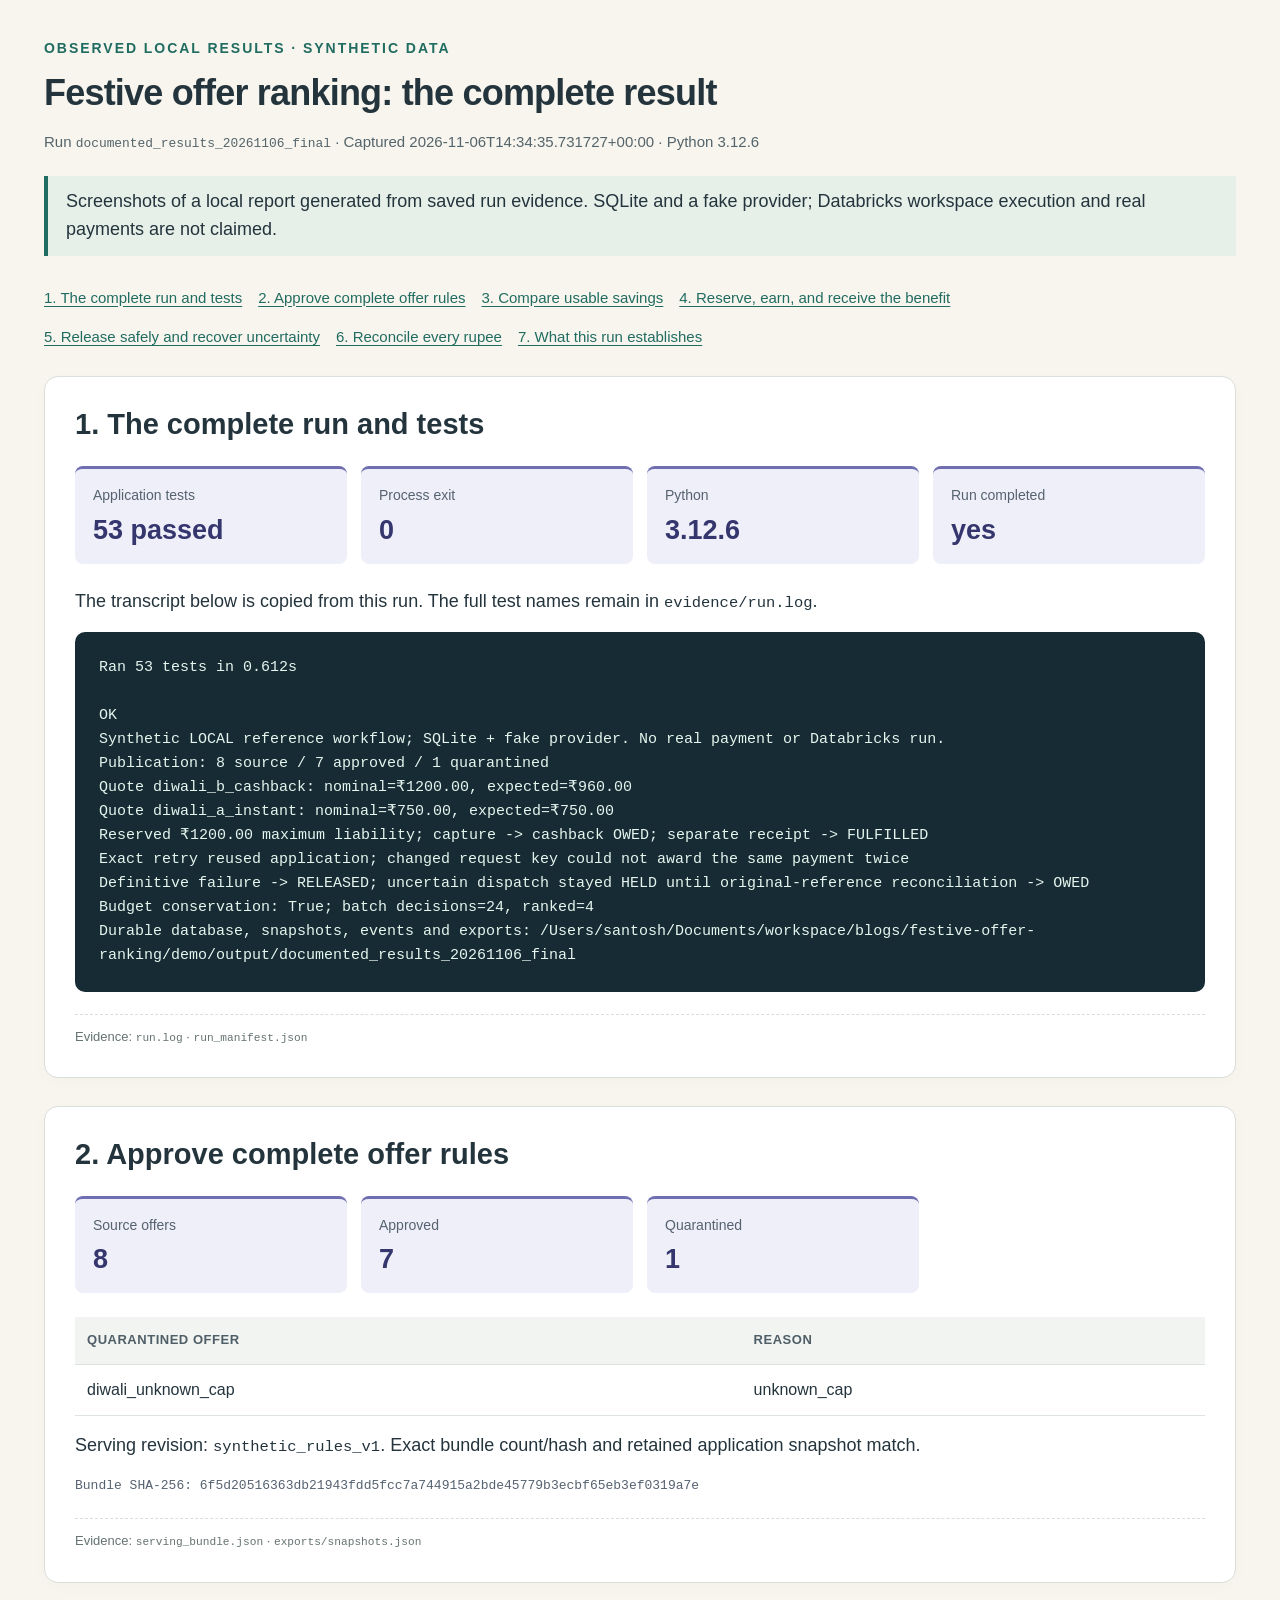
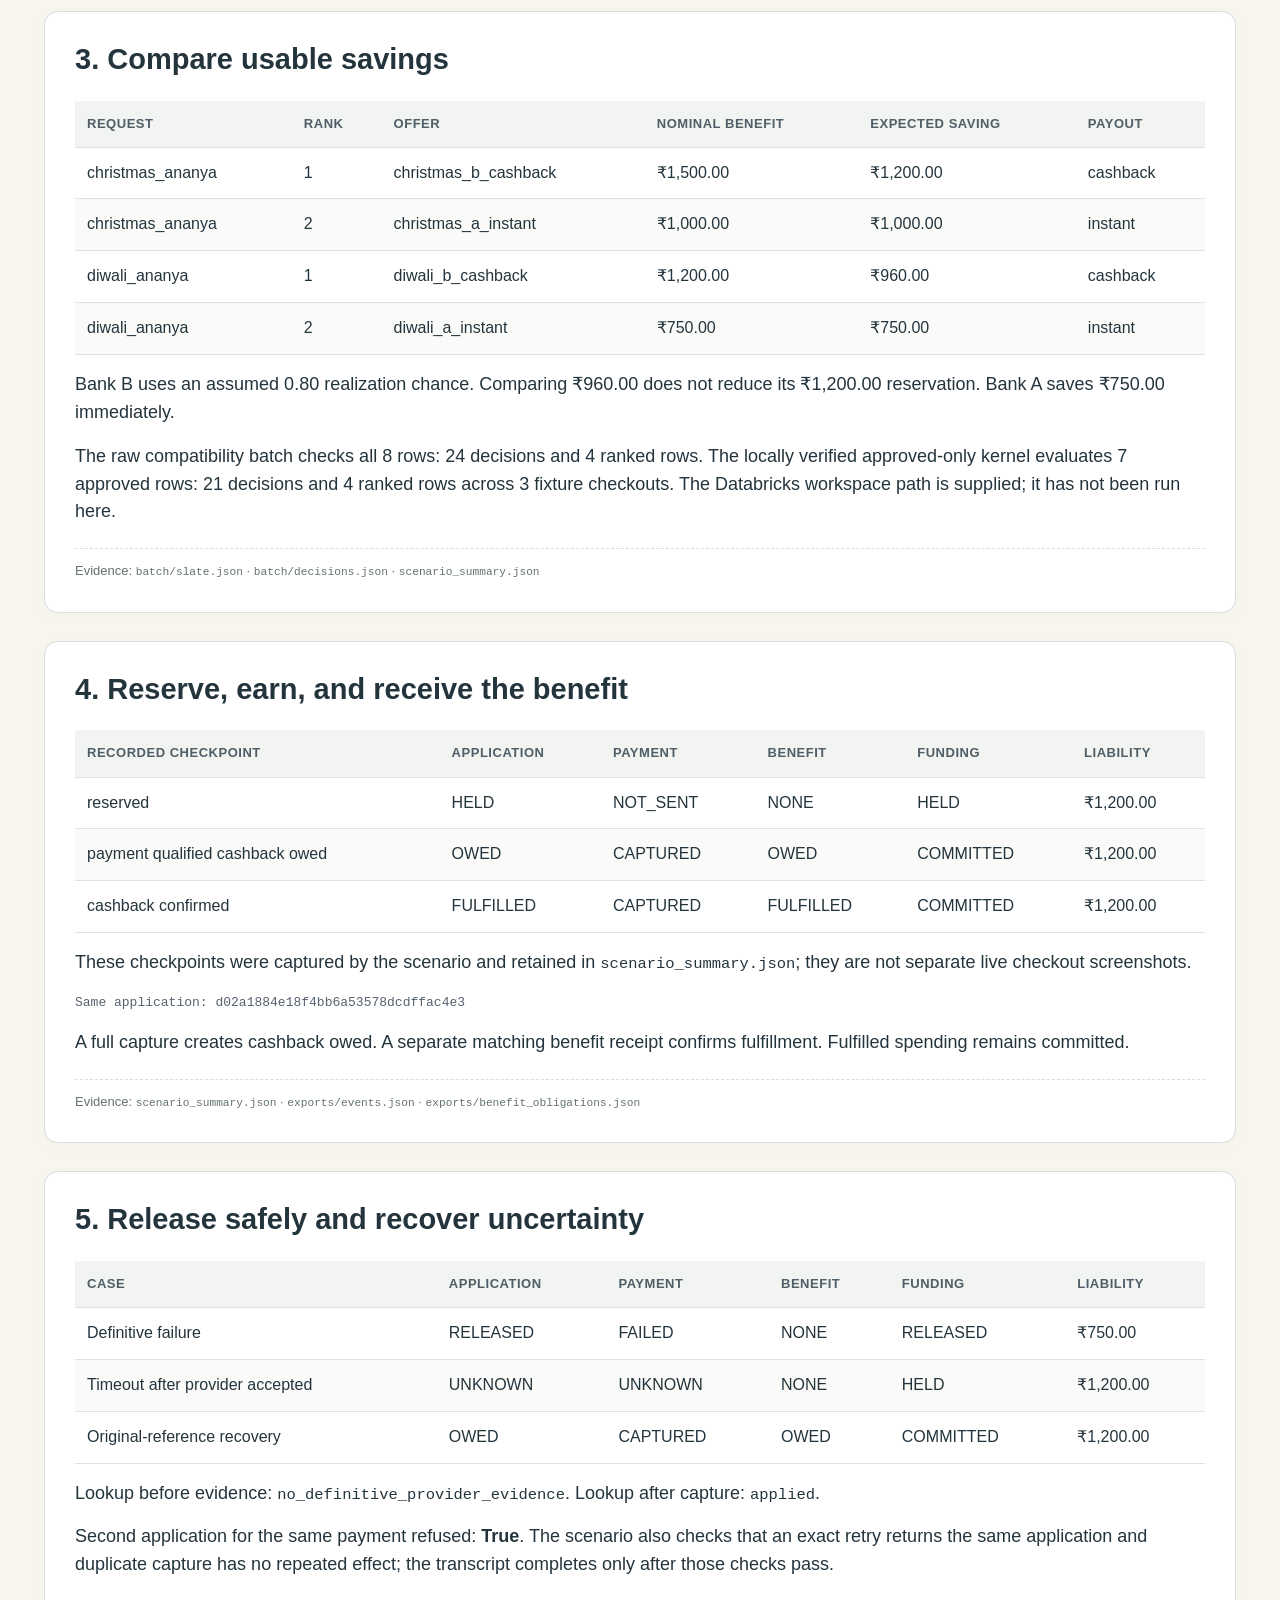
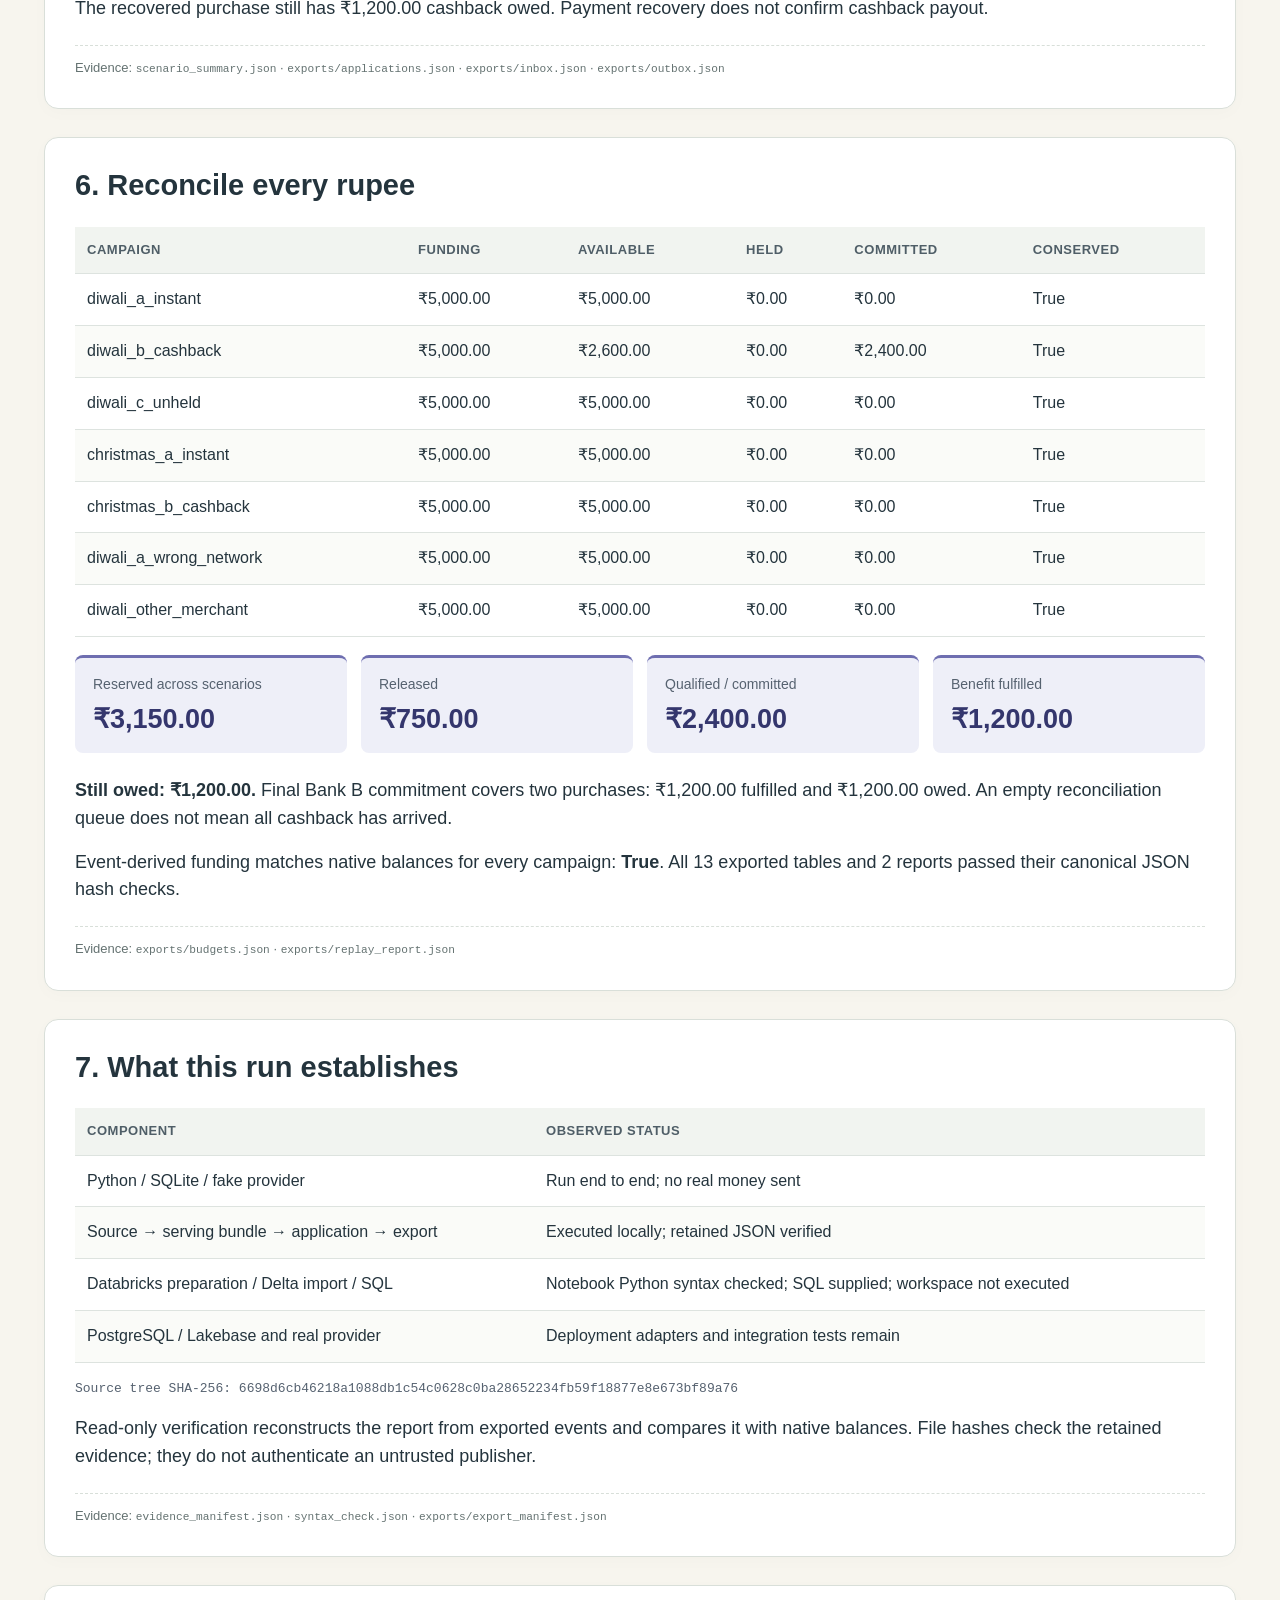
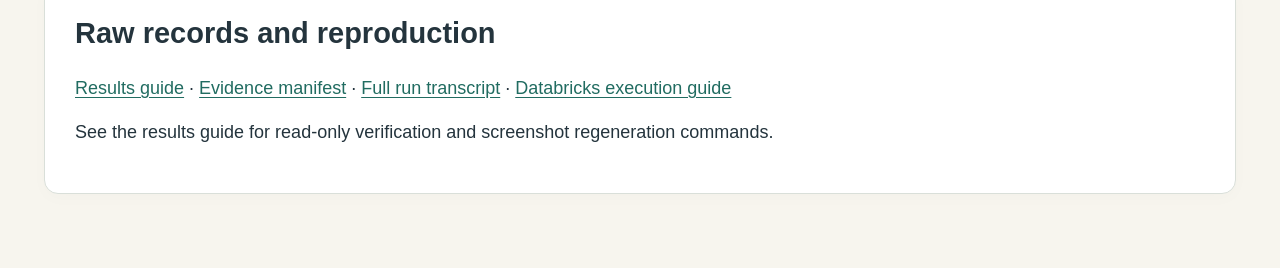
<file: docs/results/index.html>
<!doctype html><html lang="en"><head><meta charset="utf-8"><meta name="viewport" content="width=device-width,initial-scale=1"><title>Festive offer ranking — observed results</title><style>:root{color-scheme:light;--ink:#24343d;--teal:#216c61;--indigo:#4b4c92;--paper:#f7f5ee}
*{box-sizing:border-box}body{margin:0;background:var(--paper);color:var(--ink);font:18px/1.55 -apple-system,BlinkMacSystemFont,'Segoe UI',Arial,sans-serif}main{max-width:1390px;margin:auto;padding:38px 44px 48px}.kicker{color:var(--teal);font-weight:750;letter-spacing:.14em;font-size:14px;text-transform:uppercase}h1{font-size:36px;line-height:1.17;margin:12px 0 16px;letter-spacing:-.8px}h2{font-size:29px;line-height:1.2;margin:0 0 24px}p{margin:16px 0}.meta{font-size:15px;color:#54646a;overflow-wrap:anywhere}.scope{padding:12px 18px;border-left:4px solid var(--teal);background:#e6f0e9;margin:22px 0 30px}section{padding:30px;background:#fff;border:1px solid #d9dfd9;border-radius:14px;margin:28px 0;box-shadow:0 4px 18px #24343d05}.cards{display:grid;grid-template-columns:repeat(4,minmax(0,1fr));gap:14px;margin:18px 0 24px}.card{padding:16px 18px;background:#eeeff8;border-top:3px solid #6e6eb0;border-radius:8px}.card span{display:block;color:#566270;font-size:14px}.card strong{display:block;font-size:27px;line-height:1.3;margin-top:6px;color:#34366d}.table-wrap{overflow-x:auto}table{border-collapse:collapse;width:100%;font-size:16px}th,td{text-align:left;padding:13px 12px;border-bottom:1px solid #dde3df;vertical-align:top}th{font-size:13px;color:#4f5e67;text-transform:uppercase;letter-spacing:.04em;background:#f1f4f0}tbody tr:nth-child(even){background:#fafbf8}td:first-child{overflow-wrap:anywhere}code,pre,.digest{font-family:ui-monospace,SFMono-Regular,Menlo,Consolas,monospace}code{font-size:.86em;overflow-wrap:anywhere}pre{white-space:pre-wrap;overflow-wrap:anywhere;background:#172b34;color:#e5f5ee;padding:24px;border-radius:10px;font-size:15px;line-height:1.6}.digest{font-size:13px;overflow-wrap:anywhere;color:#566270}.sources{margin-top:22px;border-top:1px dashed #d8dfd9;padding-top:12px;font-size:13px;color:#647271}.shot{display:block;max-width:100%;height:auto;border:1px solid #d9dfd9;border-radius:8px}a{color:var(--teal);text-underline-offset:3px;overflow-wrap:anywhere}nav{font-size:15px;display:flex;gap:16px;flex-wrap:wrap}.snapshot-page main{max-width:none;padding:30px 40px}.snapshot-page h1{font-size:30px;margin-bottom:8px}.snapshot-page section{margin:22px 0 12px;padding:26px}.snapshot-page .scope{margin:18px 0}.snapshot-page .meta{font-size:13px}.snapshot-page td,.snapshot-page th{padding:12px}.snapshot-page .cards{margin-top:12px}.snapshot-page footer{font-size:13px;color:#5e6f72;margin-top:14px}@media(max-width:750px){main{padding:24px 16px}h1{font-size:30px}h2{font-size:24px}section{padding:18px}.cards{grid-template-columns:repeat(2,minmax(0,1fr))}table{font-size:13px}th,td{padding:9px}pre{font-size:12px}}@media print{body{background:white;font-size:12pt}main{padding:0;max-width:none}section{break-inside:avoid;box-shadow:none}nav,.shot{display:none}}
</style></head><body><main><div class="kicker">Observed local results · synthetic data</div><h1>Festive offer ranking: the complete result</h1><div class="meta">Run <code>documented_results_20261106_final</code> · Captured 2026-11-06T14:34:35.731727+00:00 · Python 3.12.6</div><div class="scope">Screenshots of a local report generated from saved run evidence. SQLite and a fake provider; Databricks workspace execution and real payments are not claimed.</div><nav><a href="#01-run-and-tests">1. The complete run and tests</a><a href="#02-publication">2. Approve complete offer rules</a><a href="#03-offer-ranking">3. Compare usable savings</a><a href="#04-benefit-lifecycle">4. Reserve, earn, and receive the benefit</a><a href="#05-failure-and-recovery">5. Release safely and recover uncertainty</a><a href="#06-ledger-and-replay">6. Reconcile every rupee</a><a href="#07-execution-boundary">7. What this run establishes</a></nav><section id="01-run-and-tests"><h2>1. The complete run and tests</h2><div class="cards"><div class="card"><span>Application tests</span><strong>53 passed</strong></div><div class="card"><span>Process exit</span><strong>0</strong></div><div class="card"><span>Python</span><strong>3.12.6</strong></div><div class="card"><span>Run completed</span><strong>yes</strong></div></div><p>The transcript below is copied from this run. The full test names remain in <code>evidence/run.log</code>.</p><pre>Ran 53 tests in 0.612s

OK
Synthetic LOCAL reference workflow; SQLite + fake provider. No real payment or Databricks run.
Publication: 8 source / 7 approved / 1 quarantined
Quote diwali_b_cashback: nominal=₹1200.00, expected=₹960.00
Quote diwali_a_instant: nominal=₹750.00, expected=₹750.00
Reserved ₹1200.00 maximum liability; capture -&gt; cashback OWED; separate receipt -&gt; FULFILLED
Exact retry reused application; changed request key could not award the same payment twice
Definitive failure -&gt; RELEASED; uncertain dispatch stayed HELD until original-reference reconciliation -&gt; OWED
Budget conservation: True; batch decisions=24, ranked=4
Durable database, snapshots, events and exports: /Users/santosh/Documents/workspace/blogs/festive-offer-ranking/demo/output/documented_results_20261106_final</pre><div class="sources">Evidence: <code>run.log</code> · <code>run_manifest.json</code></div></section><section id="02-publication"><h2>2. Approve complete offer rules</h2><div class="cards"><div class="card"><span>Source offers</span><strong>8</strong></div><div class="card"><span>Approved</span><strong>7</strong></div><div class="card"><span>Quarantined</span><strong>1</strong></div></div><div class="table-wrap"><table><thead><tr><th>Quarantined offer</th><th>Reason</th></tr></thead><tbody><tr><td>diwali_unknown_cap</td><td>unknown_cap</td></tr></tbody></table></div><p>Serving revision: <code>synthetic_rules_v1</code>. Exact bundle count/hash and retained application snapshot match.</p><p class="digest">Bundle SHA-256: 6f5d20516363db21943fdd5fcc7a744915a2bde45779b3ecbf65eb3ef0319a7e</p><div class="sources">Evidence: <code>serving_bundle.json</code> · <code>exports/snapshots.json</code></div></section><section id="03-offer-ranking"><h2>3. Compare usable savings</h2><div class="table-wrap"><table><thead><tr><th>Request</th><th>Rank</th><th>Offer</th><th>Nominal benefit</th><th>Expected saving</th><th>Payout</th></tr></thead><tbody><tr><td>christmas_ananya</td><td>1</td><td>christmas_b_cashback</td><td>₹1,500.00</td><td>₹1,200.00</td><td>cashback</td></tr><tr><td>christmas_ananya</td><td>2</td><td>christmas_a_instant</td><td>₹1,000.00</td><td>₹1,000.00</td><td>instant</td></tr><tr><td>diwali_ananya</td><td>1</td><td>diwali_b_cashback</td><td>₹1,200.00</td><td>₹960.00</td><td>cashback</td></tr><tr><td>diwali_ananya</td><td>2</td><td>diwali_a_instant</td><td>₹750.00</td><td>₹750.00</td><td>instant</td></tr></tbody></table></div><p>Bank B uses an assumed 0.80 realization chance. Comparing ₹960.00 does not reduce its ₹1,200.00 reservation. Bank A saves ₹750.00 immediately.</p><p>The raw compatibility batch checks all 8 rows: 24 decisions and 4 ranked rows. The locally verified approved-only kernel evaluates 7 approved rows: 21 decisions and 4 ranked rows across 3 fixture checkouts. The Databricks workspace path is supplied; it has not been run here.</p><div class="sources">Evidence: <code>batch/slate.json</code> · <code>batch/decisions.json</code> · <code>scenario_summary.json</code></div></section><section id="04-benefit-lifecycle"><h2>4. Reserve, earn, and receive the benefit</h2><div class="table-wrap"><table><thead><tr><th>Recorded checkpoint</th><th>Application</th><th>Payment</th><th>Benefit</th><th>Funding</th><th>Liability</th></tr></thead><tbody><tr><td>reserved</td><td>HELD</td><td>NOT_SENT</td><td>NONE</td><td>HELD</td><td>₹1,200.00</td></tr><tr><td>payment qualified cashback owed</td><td>OWED</td><td>CAPTURED</td><td>OWED</td><td>COMMITTED</td><td>₹1,200.00</td></tr><tr><td>cashback confirmed</td><td>FULFILLED</td><td>CAPTURED</td><td>FULFILLED</td><td>COMMITTED</td><td>₹1,200.00</td></tr></tbody></table></div><p>These checkpoints were captured by the scenario and retained in <code>scenario_summary.json</code>; they are not separate live checkout screenshots.</p><p class="digest">Same application: d02a1884e18f4bb6a53578dcdffac4e3</p><p>A full capture creates cashback owed. A separate matching benefit receipt confirms fulfillment. Fulfilled spending remains committed.</p><div class="sources">Evidence: <code>scenario_summary.json</code> · <code>exports/events.json</code> · <code>exports/benefit_obligations.json</code></div></section><section id="05-failure-and-recovery"><h2>5. Release safely and recover uncertainty</h2><div class="table-wrap"><table><thead><tr><th>Case</th><th>Application</th><th>Payment</th><th>Benefit</th><th>Funding</th><th>Liability</th></tr></thead><tbody><tr><td>Definitive failure</td><td>RELEASED</td><td>FAILED</td><td>NONE</td><td>RELEASED</td><td>₹750.00</td></tr><tr><td>Timeout after provider accepted</td><td>UNKNOWN</td><td>UNKNOWN</td><td>NONE</td><td>HELD</td><td>₹1,200.00</td></tr><tr><td>Original-reference recovery</td><td>OWED</td><td>CAPTURED</td><td>OWED</td><td>COMMITTED</td><td>₹1,200.00</td></tr></tbody></table></div><p>Lookup before evidence: <code>no_definitive_provider_evidence</code>. Lookup after capture: <code>applied</code>.</p><p>Second application for the same payment refused: <strong>True</strong>. The scenario also checks that an exact retry returns the same application and duplicate capture has no repeated effect; the transcript completes only after those checks pass.</p><p>The recovered purchase still has ₹1,200.00 cashback owed. Payment recovery does not confirm cashback payout.</p><div class="sources">Evidence: <code>scenario_summary.json</code> · <code>exports/applications.json</code> · <code>exports/inbox.json</code> · <code>exports/outbox.json</code></div></section><section id="06-ledger-and-replay"><h2>6. Reconcile every rupee</h2><div class="table-wrap"><table><thead><tr><th>Campaign</th><th>Funding</th><th>Available</th><th>Held</th><th>Committed</th><th>Conserved</th></tr></thead><tbody><tr><td>diwali_a_instant</td><td>₹5,000.00</td><td>₹5,000.00</td><td>₹0.00</td><td>₹0.00</td><td>True</td></tr><tr><td>diwali_b_cashback</td><td>₹5,000.00</td><td>₹2,600.00</td><td>₹0.00</td><td>₹2,400.00</td><td>True</td></tr><tr><td>diwali_c_unheld</td><td>₹5,000.00</td><td>₹5,000.00</td><td>₹0.00</td><td>₹0.00</td><td>True</td></tr><tr><td>christmas_a_instant</td><td>₹5,000.00</td><td>₹5,000.00</td><td>₹0.00</td><td>₹0.00</td><td>True</td></tr><tr><td>christmas_b_cashback</td><td>₹5,000.00</td><td>₹5,000.00</td><td>₹0.00</td><td>₹0.00</td><td>True</td></tr><tr><td>diwali_a_wrong_network</td><td>₹5,000.00</td><td>₹5,000.00</td><td>₹0.00</td><td>₹0.00</td><td>True</td></tr><tr><td>diwali_other_merchant</td><td>₹5,000.00</td><td>₹5,000.00</td><td>₹0.00</td><td>₹0.00</td><td>True</td></tr></tbody></table></div><div class="cards"><div class="card"><span>Reserved across scenarios</span><strong>₹3,150.00</strong></div><div class="card"><span>Released</span><strong>₹750.00</strong></div><div class="card"><span>Qualified / committed</span><strong>₹2,400.00</strong></div><div class="card"><span>Benefit fulfilled</span><strong>₹1,200.00</strong></div></div><p><strong>Still owed: ₹1,200.00.</strong> Final Bank B commitment covers two purchases: ₹1,200.00 fulfilled and ₹1,200.00 owed. An empty reconciliation queue does not mean all cashback has arrived.</p><p>Event-derived funding matches native balances for every campaign: <strong>True</strong>. All 13 exported tables and 2 reports passed their canonical JSON hash checks.</p><div class="sources">Evidence: <code>exports/budgets.json</code> · <code>exports/replay_report.json</code></div></section><section id="07-execution-boundary"><h2>7. What this run establishes</h2><div class="table-wrap"><table><thead><tr><th>Component</th><th>Observed status</th></tr></thead><tbody><tr><td>Python / SQLite / fake provider</td><td>Run end to end; no real money sent</td></tr><tr><td>Source → serving bundle → application → export</td><td>Executed locally; retained JSON verified</td></tr><tr><td>Databricks preparation / Delta import / SQL</td><td>Notebook Python syntax checked; SQL supplied; workspace not executed</td></tr><tr><td>PostgreSQL / Lakebase and real provider</td><td>Deployment adapters and integration tests remain</td></tr></tbody></table></div><p class="digest">Source tree SHA-256: 6698d6cb46218a1088db1c54c0628c0ba28652234fb59f18877e8e673bf89a76</p><p>Read-only verification reconstructs the report from exported events and compares it with native balances. File hashes check the retained evidence; they do not authenticate an untrusted publisher.</p><div class="sources">Evidence: <code>evidence_manifest.json</code> · <code>syntax_check.json</code> · <code>exports/export_manifest.json</code></div></section><section><h2>Raw records and reproduction</h2><p><a href="readme.md">Results guide</a> · <a href="evidence/evidence_manifest.json">Evidence manifest</a> · <a href="evidence/run.log">Full run transcript</a> · <a href="../databricks.md">Databricks execution guide</a></p><p>See the results guide for read-only verification and screenshot regeneration commands.</p></section></main></body></html>
</file>
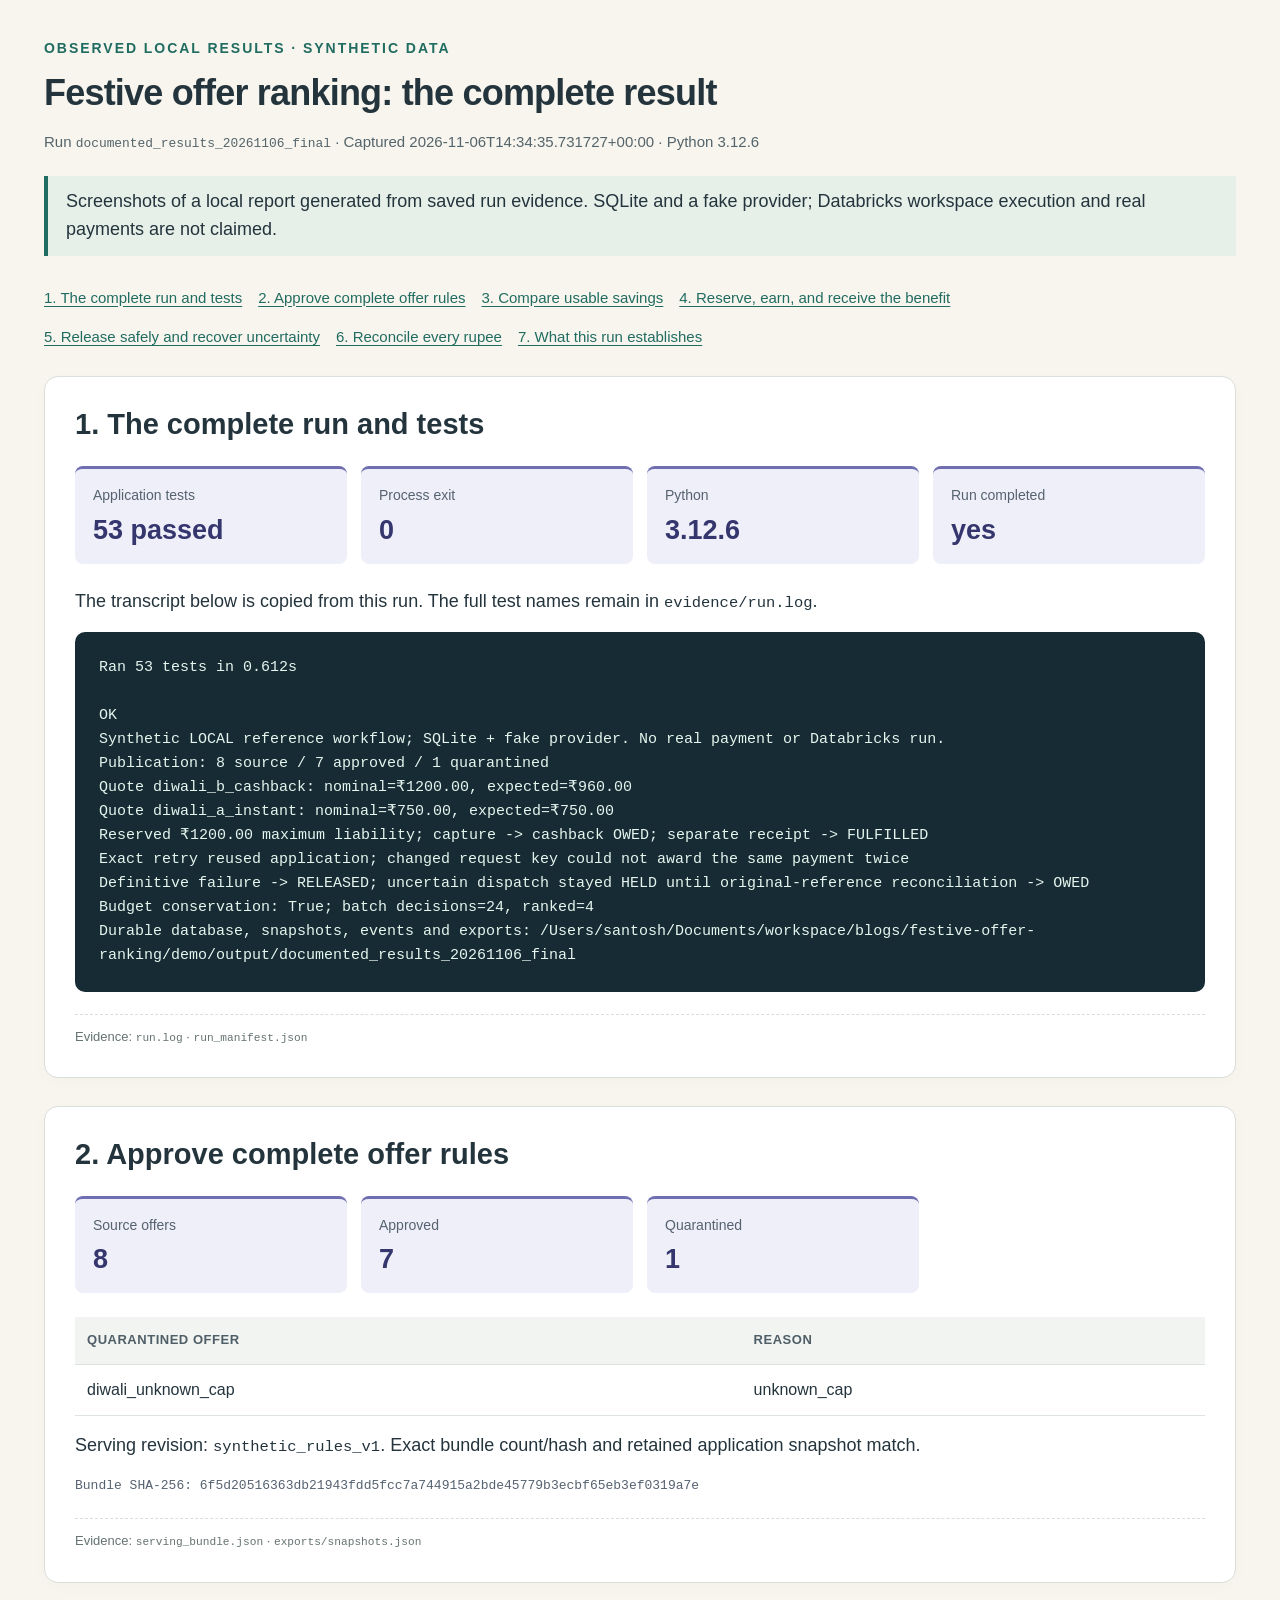
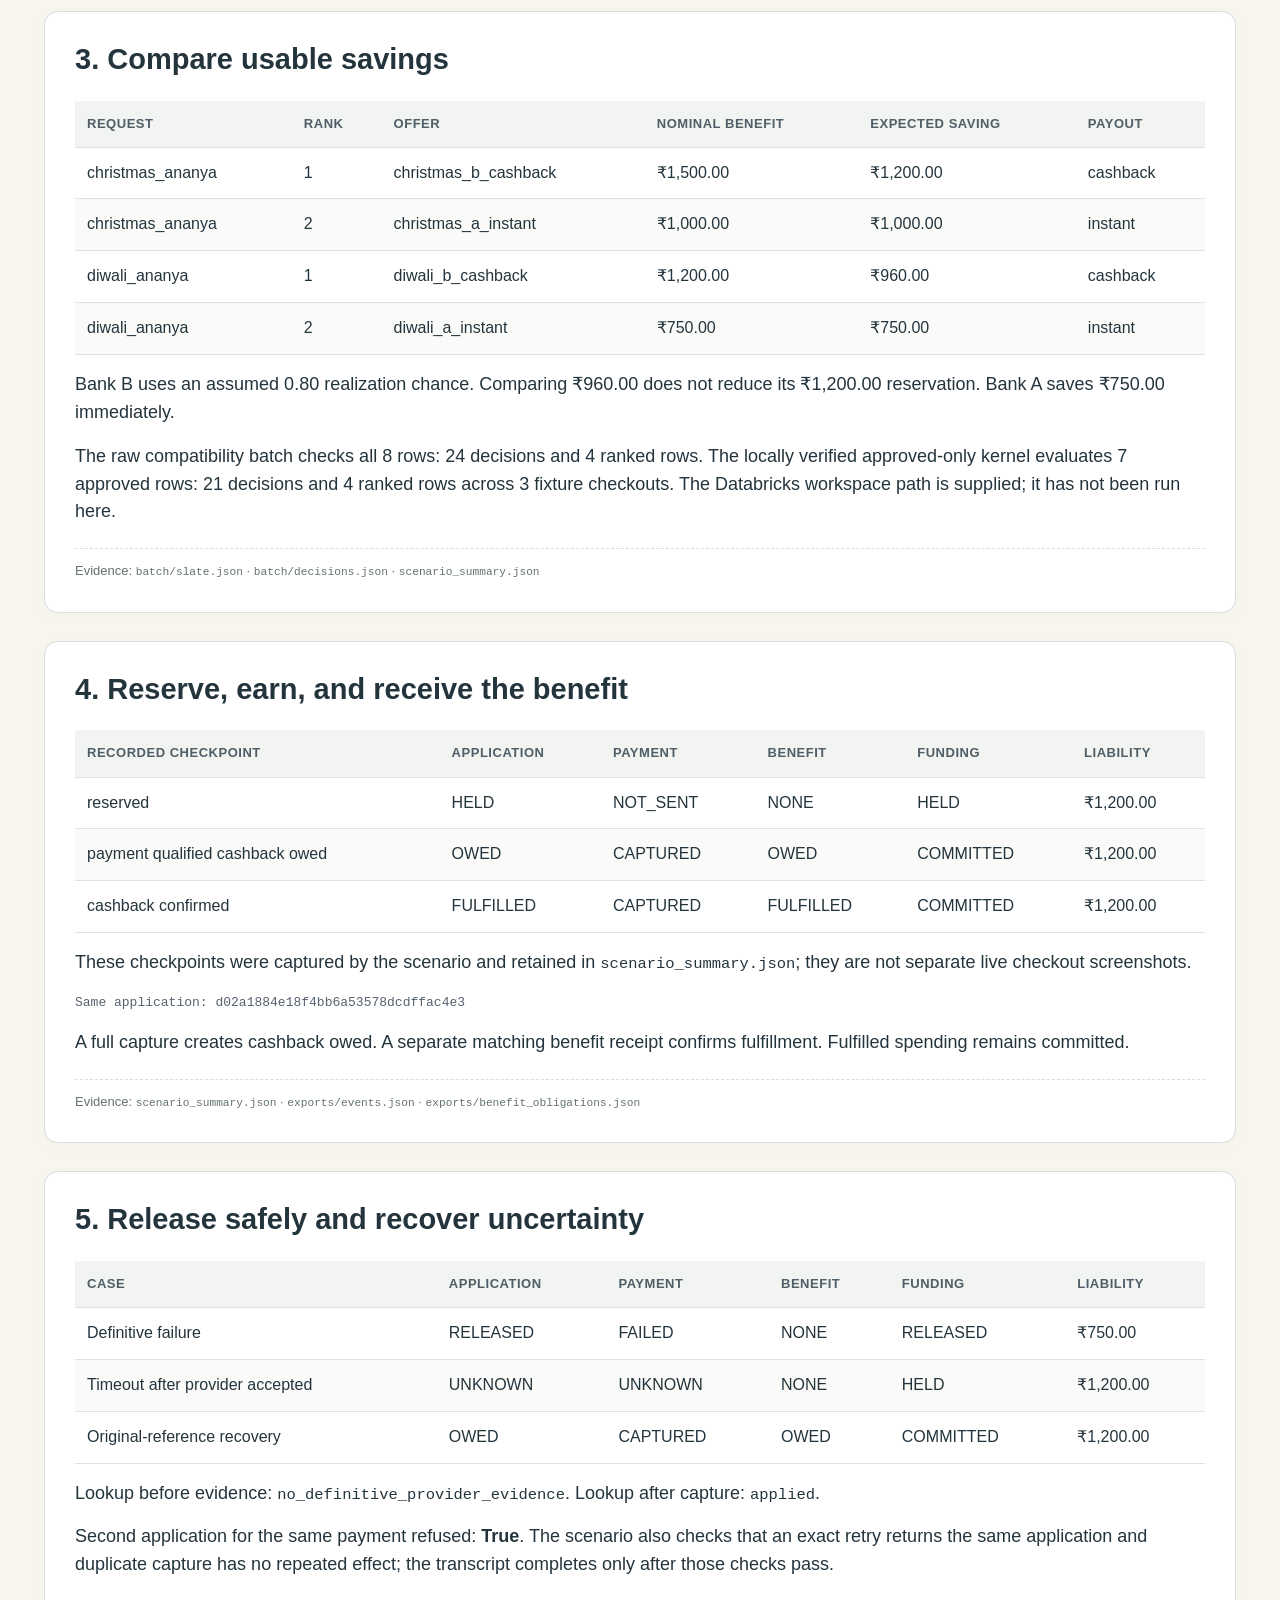
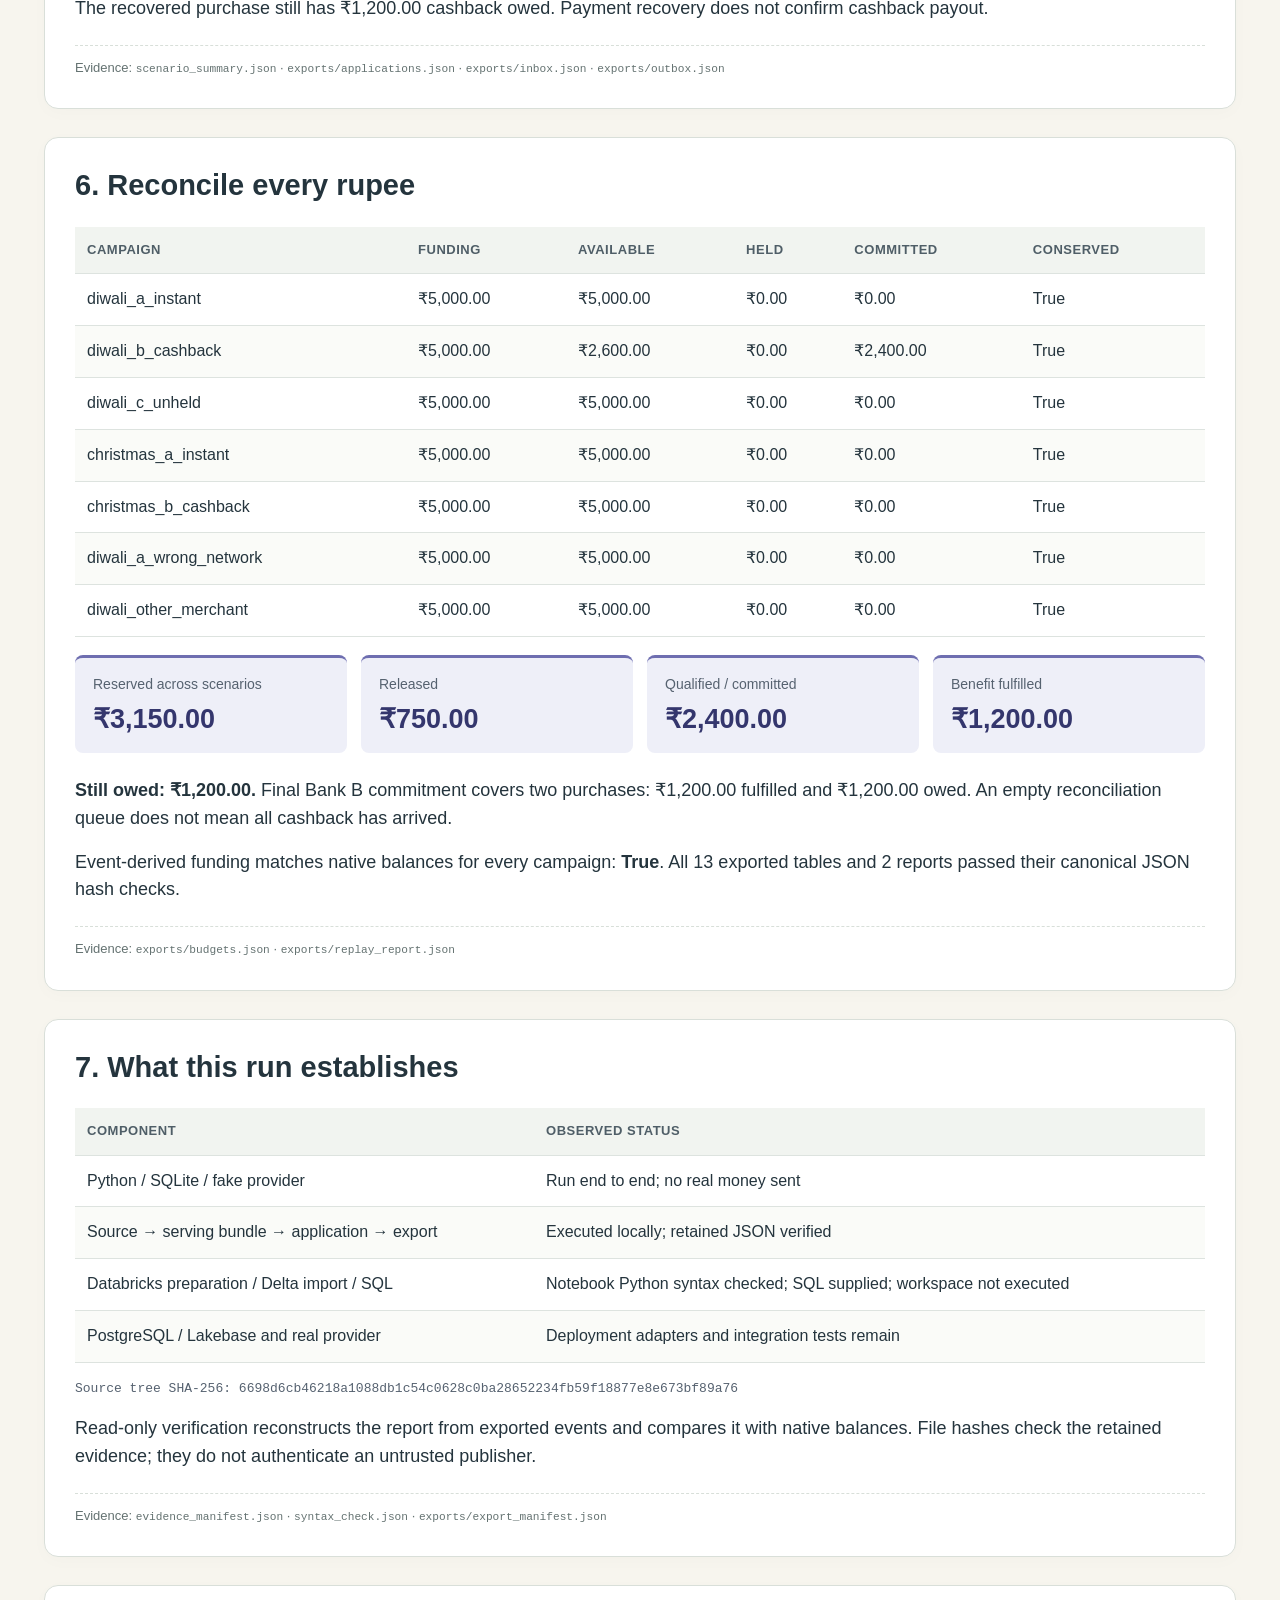
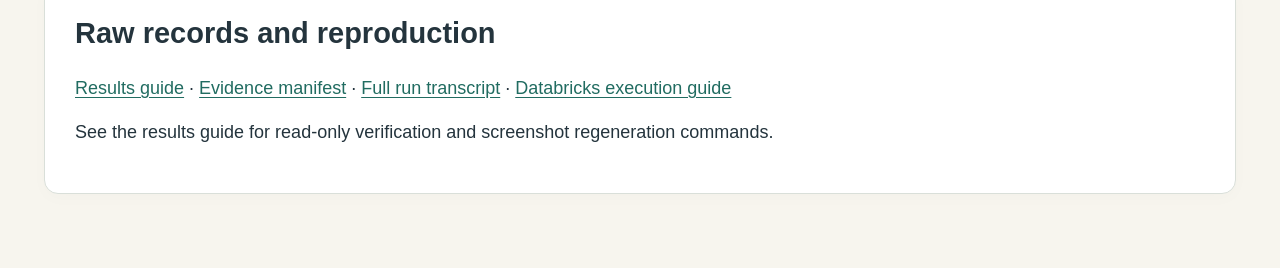
<file: docs/results/archive/index.html>
<!doctype html><html lang="en"><head><meta charset="utf-8"><meta name="viewport" content="width=device-width,initial-scale=1"><title>Festive offer ranking — observed results</title><style>:root{color-scheme:light;--ink:#24343d;--teal:#216c61;--indigo:#4b4c92;--paper:#f7f5ee}
*{box-sizing:border-box}body{margin:0;background:var(--paper);color:var(--ink);font:18px/1.55 -apple-system,BlinkMacSystemFont,'Segoe UI',Arial,sans-serif}main{max-width:1390px;margin:auto;padding:38px 44px 48px}.kicker{color:var(--teal);font-weight:750;letter-spacing:.14em;font-size:14px;text-transform:uppercase}h1{font-size:36px;line-height:1.17;margin:12px 0 16px;letter-spacing:-.8px}h2{font-size:29px;line-height:1.2;margin:0 0 24px}p{margin:16px 0}.meta{font-size:15px;color:#54646a;overflow-wrap:anywhere}.scope{padding:12px 18px;border-left:4px solid var(--teal);background:#e6f0e9;margin:22px 0 30px}section{padding:30px;background:#fff;border:1px solid #d9dfd9;border-radius:14px;margin:28px 0;box-shadow:0 4px 18px #24343d05}.cards{display:grid;grid-template-columns:repeat(4,minmax(0,1fr));gap:14px;margin:18px 0 24px}.card{padding:16px 18px;background:#eeeff8;border-top:3px solid #6e6eb0;border-radius:8px}.card span{display:block;color:#566270;font-size:14px}.card strong{display:block;font-size:27px;line-height:1.3;margin-top:6px;color:#34366d}.table-wrap{overflow-x:auto}table{border-collapse:collapse;width:100%;font-size:16px}th,td{text-align:left;padding:13px 12px;border-bottom:1px solid #dde3df;vertical-align:top}th{font-size:13px;color:#4f5e67;text-transform:uppercase;letter-spacing:.04em;background:#f1f4f0}tbody tr:nth-child(even){background:#fafbf8}td:first-child{overflow-wrap:anywhere}code,pre,.digest{font-family:ui-monospace,SFMono-Regular,Menlo,Consolas,monospace}code{font-size:.86em;overflow-wrap:anywhere}pre{white-space:pre-wrap;overflow-wrap:anywhere;background:#172b34;color:#e5f5ee;padding:24px;border-radius:10px;font-size:15px;line-height:1.6}.digest{font-size:13px;overflow-wrap:anywhere;color:#566270}.sources{margin-top:22px;border-top:1px dashed #d8dfd9;padding-top:12px;font-size:13px;color:#647271}.shot{display:block;max-width:100%;height:auto;border:1px solid #d9dfd9;border-radius:8px}a{color:var(--teal);text-underline-offset:3px;overflow-wrap:anywhere}nav{font-size:15px;display:flex;gap:16px;flex-wrap:wrap}.snapshot-page main{max-width:none;padding:30px 40px}.snapshot-page h1{font-size:30px;margin-bottom:8px}.snapshot-page section{margin:22px 0 12px;padding:26px}.snapshot-page .scope{margin:18px 0}.snapshot-page .meta{font-size:13px}.snapshot-page td,.snapshot-page th{padding:12px}.snapshot-page .cards{margin-top:12px}.snapshot-page footer{font-size:13px;color:#5e6f72;margin-top:14px}@media(max-width:750px){main{padding:24px 16px}h1{font-size:30px}h2{font-size:24px}section{padding:18px}.cards{grid-template-columns:repeat(2,minmax(0,1fr))}table{font-size:13px}th,td{padding:9px}pre{font-size:12px}}@media print{body{background:white;font-size:12pt}main{padding:0;max-width:none}section{break-inside:avoid;box-shadow:none}nav,.shot{display:none}}
</style></head><body><main><div class="kicker">Observed local results · synthetic data</div><h1>Festive offer ranking: the complete result</h1><div class="meta">Run <code>documented_results_20261106_final</code> · Captured 2026-11-06T14:34:35.731727+00:00 · Python 3.12.6</div><div class="scope">Screenshots of a local report generated from saved run evidence. SQLite and a fake provider; Databricks workspace execution and real payments are not claimed.</div><nav><a href="#01-run-and-tests">1. The complete run and tests</a><a href="#02-publication">2. Approve complete offer rules</a><a href="#03-offer-ranking">3. Compare usable savings</a><a href="#04-benefit-lifecycle">4. Reserve, earn, and receive the benefit</a><a href="#05-failure-and-recovery">5. Release safely and recover uncertainty</a><a href="#06-ledger-and-replay">6. Reconcile every rupee</a><a href="#07-execution-boundary">7. What this run establishes</a></nav><section id="01-run-and-tests"><h2>1. The complete run and tests</h2><div class="cards"><div class="card"><span>Application tests</span><strong>53 passed</strong></div><div class="card"><span>Process exit</span><strong>0</strong></div><div class="card"><span>Python</span><strong>3.12.6</strong></div><div class="card"><span>Run completed</span><strong>yes</strong></div></div><p>The transcript below is copied from this run. The full test names remain in <code>evidence/run.log</code>.</p><pre>Ran 53 tests in 0.612s

OK
Synthetic LOCAL reference workflow; SQLite + fake provider. No real payment or Databricks run.
Publication: 8 source / 7 approved / 1 quarantined
Quote diwali_b_cashback: nominal=₹1200.00, expected=₹960.00
Quote diwali_a_instant: nominal=₹750.00, expected=₹750.00
Reserved ₹1200.00 maximum liability; capture -&gt; cashback OWED; separate receipt -&gt; FULFILLED
Exact retry reused application; changed request key could not award the same payment twice
Definitive failure -&gt; RELEASED; uncertain dispatch stayed HELD until original-reference reconciliation -&gt; OWED
Budget conservation: True; batch decisions=24, ranked=4
Durable database, snapshots, events and exports: /Users/santosh/Documents/workspace/blogs/festive-offer-ranking/demo/output/documented_results_20261106_final</pre><div class="sources">Evidence: <code>run.log</code> · <code>run_manifest.json</code></div></section><section id="02-publication"><h2>2. Approve complete offer rules</h2><div class="cards"><div class="card"><span>Source offers</span><strong>8</strong></div><div class="card"><span>Approved</span><strong>7</strong></div><div class="card"><span>Quarantined</span><strong>1</strong></div></div><div class="table-wrap"><table><thead><tr><th>Quarantined offer</th><th>Reason</th></tr></thead><tbody><tr><td>diwali_unknown_cap</td><td>unknown_cap</td></tr></tbody></table></div><p>Serving revision: <code>synthetic_rules_v1</code>. Exact bundle count/hash and retained application snapshot match.</p><p class="digest">Bundle SHA-256: 6f5d20516363db21943fdd5fcc7a744915a2bde45779b3ecbf65eb3ef0319a7e</p><div class="sources">Evidence: <code>serving_bundle.json</code> · <code>exports/snapshots.json</code></div></section><section id="03-offer-ranking"><h2>3. Compare usable savings</h2><div class="table-wrap"><table><thead><tr><th>Request</th><th>Rank</th><th>Offer</th><th>Nominal benefit</th><th>Expected saving</th><th>Payout</th></tr></thead><tbody><tr><td>christmas_ananya</td><td>1</td><td>christmas_b_cashback</td><td>₹1,500.00</td><td>₹1,200.00</td><td>cashback</td></tr><tr><td>christmas_ananya</td><td>2</td><td>christmas_a_instant</td><td>₹1,000.00</td><td>₹1,000.00</td><td>instant</td></tr><tr><td>diwali_ananya</td><td>1</td><td>diwali_b_cashback</td><td>₹1,200.00</td><td>₹960.00</td><td>cashback</td></tr><tr><td>diwali_ananya</td><td>2</td><td>diwali_a_instant</td><td>₹750.00</td><td>₹750.00</td><td>instant</td></tr></tbody></table></div><p>Bank B uses an assumed 0.80 realization chance. Comparing ₹960.00 does not reduce its ₹1,200.00 reservation. Bank A saves ₹750.00 immediately.</p><p>The raw compatibility batch checks all 8 rows: 24 decisions and 4 ranked rows. The locally verified approved-only kernel evaluates 7 approved rows: 21 decisions and 4 ranked rows across 3 fixture checkouts. The Databricks workspace path is supplied; it has not been run here.</p><div class="sources">Evidence: <code>batch/slate.json</code> · <code>batch/decisions.json</code> · <code>scenario_summary.json</code></div></section><section id="04-benefit-lifecycle"><h2>4. Reserve, earn, and receive the benefit</h2><div class="table-wrap"><table><thead><tr><th>Recorded checkpoint</th><th>Application</th><th>Payment</th><th>Benefit</th><th>Funding</th><th>Liability</th></tr></thead><tbody><tr><td>reserved</td><td>HELD</td><td>NOT_SENT</td><td>NONE</td><td>HELD</td><td>₹1,200.00</td></tr><tr><td>payment qualified cashback owed</td><td>OWED</td><td>CAPTURED</td><td>OWED</td><td>COMMITTED</td><td>₹1,200.00</td></tr><tr><td>cashback confirmed</td><td>FULFILLED</td><td>CAPTURED</td><td>FULFILLED</td><td>COMMITTED</td><td>₹1,200.00</td></tr></tbody></table></div><p>These checkpoints were captured by the scenario and retained in <code>scenario_summary.json</code>; they are not separate live checkout screenshots.</p><p class="digest">Same application: d02a1884e18f4bb6a53578dcdffac4e3</p><p>A full capture creates cashback owed. A separate matching benefit receipt confirms fulfillment. Fulfilled spending remains committed.</p><div class="sources">Evidence: <code>scenario_summary.json</code> · <code>exports/events.json</code> · <code>exports/benefit_obligations.json</code></div></section><section id="05-failure-and-recovery"><h2>5. Release safely and recover uncertainty</h2><div class="table-wrap"><table><thead><tr><th>Case</th><th>Application</th><th>Payment</th><th>Benefit</th><th>Funding</th><th>Liability</th></tr></thead><tbody><tr><td>Definitive failure</td><td>RELEASED</td><td>FAILED</td><td>NONE</td><td>RELEASED</td><td>₹750.00</td></tr><tr><td>Timeout after provider accepted</td><td>UNKNOWN</td><td>UNKNOWN</td><td>NONE</td><td>HELD</td><td>₹1,200.00</td></tr><tr><td>Original-reference recovery</td><td>OWED</td><td>CAPTURED</td><td>OWED</td><td>COMMITTED</td><td>₹1,200.00</td></tr></tbody></table></div><p>Lookup before evidence: <code>no_definitive_provider_evidence</code>. Lookup after capture: <code>applied</code>.</p><p>Second application for the same payment refused: <strong>True</strong>. The scenario also checks that an exact retry returns the same application and duplicate capture has no repeated effect; the transcript completes only after those checks pass.</p><p>The recovered purchase still has ₹1,200.00 cashback owed. Payment recovery does not confirm cashback payout.</p><div class="sources">Evidence: <code>scenario_summary.json</code> · <code>exports/applications.json</code> · <code>exports/inbox.json</code> · <code>exports/outbox.json</code></div></section><section id="06-ledger-and-replay"><h2>6. Reconcile every rupee</h2><div class="table-wrap"><table><thead><tr><th>Campaign</th><th>Funding</th><th>Available</th><th>Held</th><th>Committed</th><th>Conserved</th></tr></thead><tbody><tr><td>diwali_a_instant</td><td>₹5,000.00</td><td>₹5,000.00</td><td>₹0.00</td><td>₹0.00</td><td>True</td></tr><tr><td>diwali_b_cashback</td><td>₹5,000.00</td><td>₹2,600.00</td><td>₹0.00</td><td>₹2,400.00</td><td>True</td></tr><tr><td>diwali_c_unheld</td><td>₹5,000.00</td><td>₹5,000.00</td><td>₹0.00</td><td>₹0.00</td><td>True</td></tr><tr><td>christmas_a_instant</td><td>₹5,000.00</td><td>₹5,000.00</td><td>₹0.00</td><td>₹0.00</td><td>True</td></tr><tr><td>christmas_b_cashback</td><td>₹5,000.00</td><td>₹5,000.00</td><td>₹0.00</td><td>₹0.00</td><td>True</td></tr><tr><td>diwali_a_wrong_network</td><td>₹5,000.00</td><td>₹5,000.00</td><td>₹0.00</td><td>₹0.00</td><td>True</td></tr><tr><td>diwali_other_merchant</td><td>₹5,000.00</td><td>₹5,000.00</td><td>₹0.00</td><td>₹0.00</td><td>True</td></tr></tbody></table></div><div class="cards"><div class="card"><span>Reserved across scenarios</span><strong>₹3,150.00</strong></div><div class="card"><span>Released</span><strong>₹750.00</strong></div><div class="card"><span>Qualified / committed</span><strong>₹2,400.00</strong></div><div class="card"><span>Benefit fulfilled</span><strong>₹1,200.00</strong></div></div><p><strong>Still owed: ₹1,200.00.</strong> Final Bank B commitment covers two purchases: ₹1,200.00 fulfilled and ₹1,200.00 owed. An empty reconciliation queue does not mean all cashback has arrived.</p><p>Event-derived funding matches native balances for every campaign: <strong>True</strong>. All 13 exported tables and 2 reports passed their canonical JSON hash checks.</p><div class="sources">Evidence: <code>exports/budgets.json</code> · <code>exports/replay_report.json</code></div></section><section id="07-execution-boundary"><h2>7. What this run establishes</h2><div class="table-wrap"><table><thead><tr><th>Component</th><th>Observed status</th></tr></thead><tbody><tr><td>Python / SQLite / fake provider</td><td>Run end to end; no real money sent</td></tr><tr><td>Source → serving bundle → application → export</td><td>Executed locally; retained JSON verified</td></tr><tr><td>Databricks preparation / Delta import / SQL</td><td>Notebook Python syntax checked; SQL supplied; workspace not executed</td></tr><tr><td>PostgreSQL / Lakebase and real provider</td><td>Deployment adapters and integration tests remain</td></tr></tbody></table></div><p class="digest">Source tree SHA-256: 6698d6cb46218a1088db1c54c0628c0ba28652234fb59f18877e8e673bf89a76</p><p>Read-only verification reconstructs the report from exported events and compares it with native balances. File hashes check the retained evidence; they do not authenticate an untrusted publisher.</p><div class="sources">Evidence: <code>evidence_manifest.json</code> · <code>syntax_check.json</code> · <code>exports/export_manifest.json</code></div></section><section><h2>Raw records and reproduction</h2><p><a href="README.md">Results guide</a> · <a href="evidence/evidence_manifest.json">Evidence manifest</a> · <a href="evidence/run.log">Full run transcript</a> · <a href="../../DATABRICKS.md">Databricks execution guide</a></p><p>See the results guide for read-only verification and screenshot regeneration commands.</p></section></main></body></html>
</file>
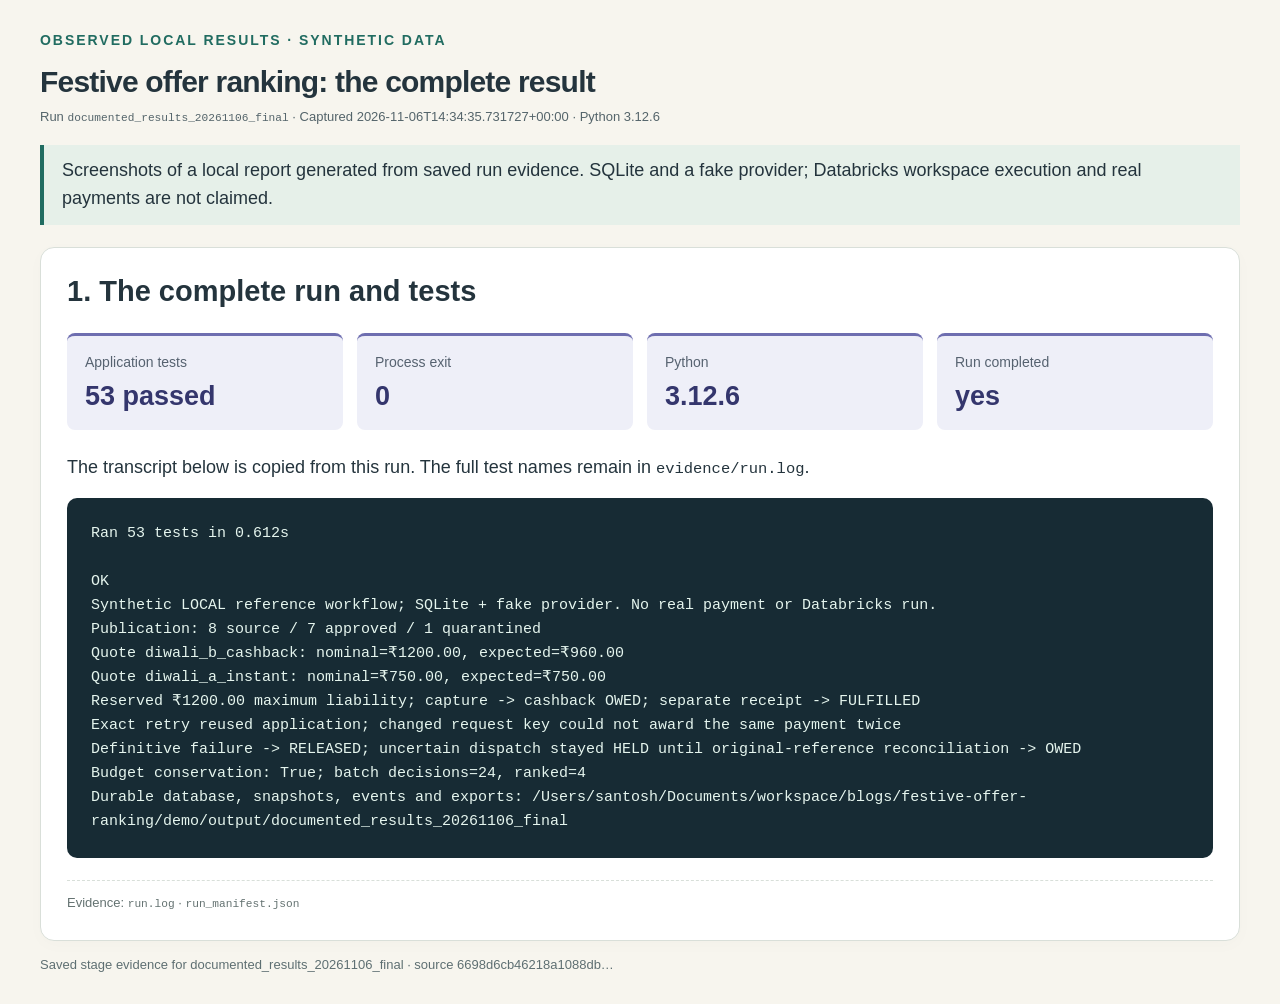
<file: docs/results/views/01-run-and-tests.html>
<!doctype html><html lang="en"><head><meta charset="utf-8"><meta name="viewport" content="width=device-width,initial-scale=1"><title>1. The complete run and tests</title><style>:root{color-scheme:light;--ink:#24343d;--teal:#216c61;--indigo:#4b4c92;--paper:#f7f5ee}
*{box-sizing:border-box}body{margin:0;background:var(--paper);color:var(--ink);font:18px/1.55 -apple-system,BlinkMacSystemFont,'Segoe UI',Arial,sans-serif}main{max-width:1390px;margin:auto;padding:38px 44px 48px}.kicker{color:var(--teal);font-weight:750;letter-spacing:.14em;font-size:14px;text-transform:uppercase}h1{font-size:36px;line-height:1.17;margin:12px 0 16px;letter-spacing:-.8px}h2{font-size:29px;line-height:1.2;margin:0 0 24px}p{margin:16px 0}.meta{font-size:15px;color:#54646a;overflow-wrap:anywhere}.scope{padding:12px 18px;border-left:4px solid var(--teal);background:#e6f0e9;margin:22px 0 30px}section{padding:30px;background:#fff;border:1px solid #d9dfd9;border-radius:14px;margin:28px 0;box-shadow:0 4px 18px #24343d05}.cards{display:grid;grid-template-columns:repeat(4,minmax(0,1fr));gap:14px;margin:18px 0 24px}.card{padding:16px 18px;background:#eeeff8;border-top:3px solid #6e6eb0;border-radius:8px}.card span{display:block;color:#566270;font-size:14px}.card strong{display:block;font-size:27px;line-height:1.3;margin-top:6px;color:#34366d}.table-wrap{overflow-x:auto}table{border-collapse:collapse;width:100%;font-size:16px}th,td{text-align:left;padding:13px 12px;border-bottom:1px solid #dde3df;vertical-align:top}th{font-size:13px;color:#4f5e67;text-transform:uppercase;letter-spacing:.04em;background:#f1f4f0}tbody tr:nth-child(even){background:#fafbf8}td:first-child{overflow-wrap:anywhere}code,pre,.digest{font-family:ui-monospace,SFMono-Regular,Menlo,Consolas,monospace}code{font-size:.86em;overflow-wrap:anywhere}pre{white-space:pre-wrap;overflow-wrap:anywhere;background:#172b34;color:#e5f5ee;padding:24px;border-radius:10px;font-size:15px;line-height:1.6}.digest{font-size:13px;overflow-wrap:anywhere;color:#566270}.sources{margin-top:22px;border-top:1px dashed #d8dfd9;padding-top:12px;font-size:13px;color:#647271}.shot{display:block;max-width:100%;height:auto;border:1px solid #d9dfd9;border-radius:8px}a{color:var(--teal);text-underline-offset:3px;overflow-wrap:anywhere}nav{font-size:15px;display:flex;gap:16px;flex-wrap:wrap}.snapshot-page main{max-width:none;padding:30px 40px}.snapshot-page h1{font-size:30px;margin-bottom:8px}.snapshot-page section{margin:22px 0 12px;padding:26px}.snapshot-page .scope{margin:18px 0}.snapshot-page .meta{font-size:13px}.snapshot-page td,.snapshot-page th{padding:12px}.snapshot-page .cards{margin-top:12px}.snapshot-page footer{font-size:13px;color:#5e6f72;margin-top:14px}@media(max-width:750px){main{padding:24px 16px}h1{font-size:30px}h2{font-size:24px}section{padding:18px}.cards{grid-template-columns:repeat(2,minmax(0,1fr))}table{font-size:13px}th,td{padding:9px}pre{font-size:12px}}@media print{body{background:white;font-size:12pt}main{padding:0;max-width:none}section{break-inside:avoid;box-shadow:none}nav,.shot{display:none}}
</style></head><body class="snapshot-page"><main><div class="kicker">Observed local results · synthetic data</div><h1>Festive offer ranking: the complete result</h1><div class="meta">Run <code>documented_results_20261106_final</code> · Captured 2026-11-06T14:34:35.731727+00:00 · Python 3.12.6</div><div class="scope">Screenshots of a local report generated from saved run evidence. SQLite and a fake provider; Databricks workspace execution and real payments are not claimed.</div><section id="01-run-and-tests"><h2>1. The complete run and tests</h2><div class="cards"><div class="card"><span>Application tests</span><strong>53 passed</strong></div><div class="card"><span>Process exit</span><strong>0</strong></div><div class="card"><span>Python</span><strong>3.12.6</strong></div><div class="card"><span>Run completed</span><strong>yes</strong></div></div><p>The transcript below is copied from this run. The full test names remain in <code>evidence/run.log</code>.</p><pre>Ran 53 tests in 0.612s

OK
Synthetic LOCAL reference workflow; SQLite + fake provider. No real payment or Databricks run.
Publication: 8 source / 7 approved / 1 quarantined
Quote diwali_b_cashback: nominal=₹1200.00, expected=₹960.00
Quote diwali_a_instant: nominal=₹750.00, expected=₹750.00
Reserved ₹1200.00 maximum liability; capture -&gt; cashback OWED; separate receipt -&gt; FULFILLED
Exact retry reused application; changed request key could not award the same payment twice
Definitive failure -&gt; RELEASED; uncertain dispatch stayed HELD until original-reference reconciliation -&gt; OWED
Budget conservation: True; batch decisions=24, ranked=4
Durable database, snapshots, events and exports: /Users/santosh/Documents/workspace/blogs/festive-offer-ranking/demo/output/documented_results_20261106_final</pre><div class="sources">Evidence: <code>run.log</code> · <code>run_manifest.json</code></div></section><footer>Saved stage evidence for documented_results_20261106_final · source 6698d6cb46218a1088db…</footer></main></body></html>
</file>
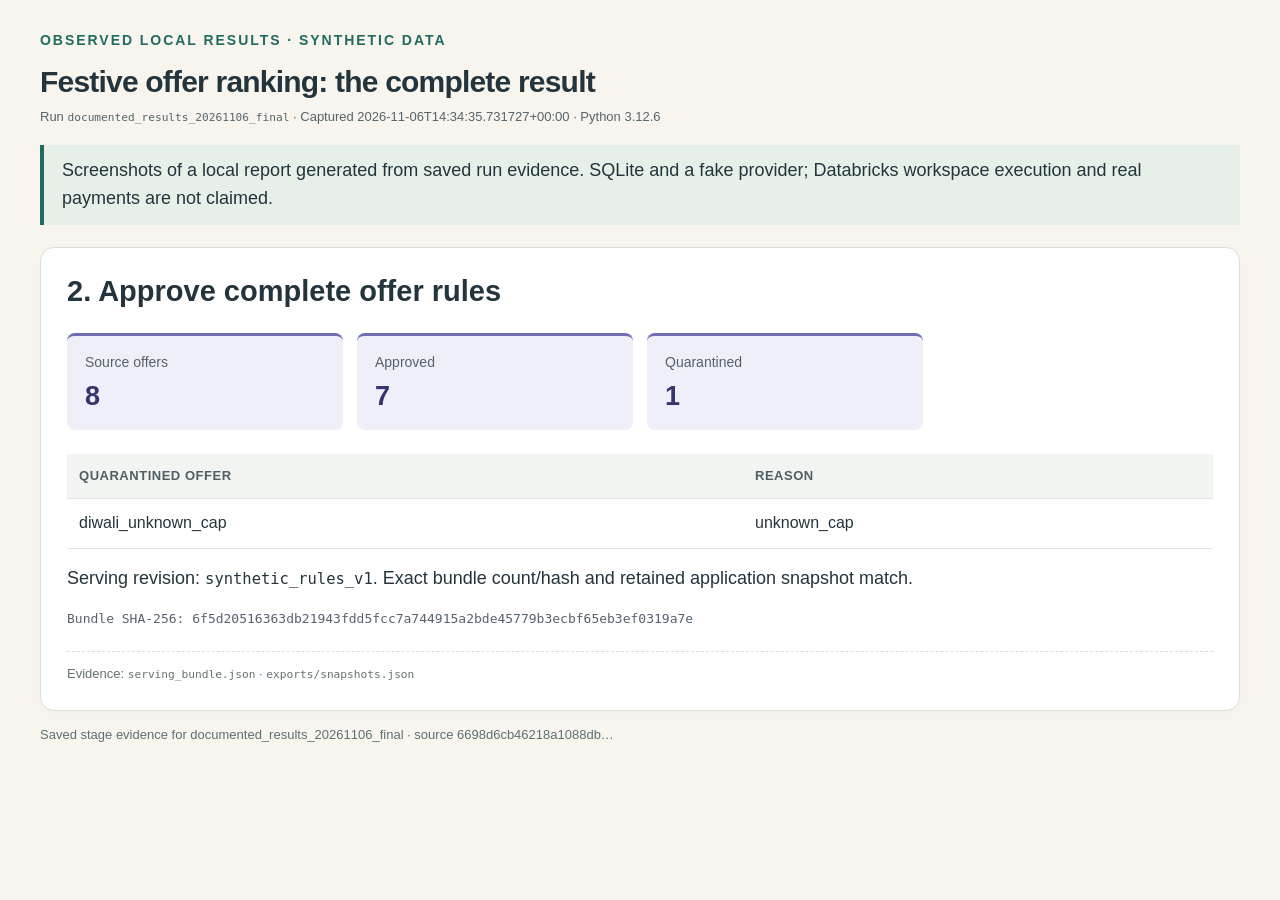
<file: docs/results/views/02-publication.html>
<!doctype html><html lang="en"><head><meta charset="utf-8"><meta name="viewport" content="width=device-width,initial-scale=1"><title>2. Approve complete offer rules</title><style>:root{color-scheme:light;--ink:#24343d;--teal:#216c61;--indigo:#4b4c92;--paper:#f7f5ee}
*{box-sizing:border-box}body{margin:0;background:var(--paper);color:var(--ink);font:18px/1.55 -apple-system,BlinkMacSystemFont,'Segoe UI',Arial,sans-serif}main{max-width:1390px;margin:auto;padding:38px 44px 48px}.kicker{color:var(--teal);font-weight:750;letter-spacing:.14em;font-size:14px;text-transform:uppercase}h1{font-size:36px;line-height:1.17;margin:12px 0 16px;letter-spacing:-.8px}h2{font-size:29px;line-height:1.2;margin:0 0 24px}p{margin:16px 0}.meta{font-size:15px;color:#54646a;overflow-wrap:anywhere}.scope{padding:12px 18px;border-left:4px solid var(--teal);background:#e6f0e9;margin:22px 0 30px}section{padding:30px;background:#fff;border:1px solid #d9dfd9;border-radius:14px;margin:28px 0;box-shadow:0 4px 18px #24343d05}.cards{display:grid;grid-template-columns:repeat(4,minmax(0,1fr));gap:14px;margin:18px 0 24px}.card{padding:16px 18px;background:#eeeff8;border-top:3px solid #6e6eb0;border-radius:8px}.card span{display:block;color:#566270;font-size:14px}.card strong{display:block;font-size:27px;line-height:1.3;margin-top:6px;color:#34366d}.table-wrap{overflow-x:auto}table{border-collapse:collapse;width:100%;font-size:16px}th,td{text-align:left;padding:13px 12px;border-bottom:1px solid #dde3df;vertical-align:top}th{font-size:13px;color:#4f5e67;text-transform:uppercase;letter-spacing:.04em;background:#f1f4f0}tbody tr:nth-child(even){background:#fafbf8}td:first-child{overflow-wrap:anywhere}code,pre,.digest{font-family:ui-monospace,SFMono-Regular,Menlo,Consolas,monospace}code{font-size:.86em;overflow-wrap:anywhere}pre{white-space:pre-wrap;overflow-wrap:anywhere;background:#172b34;color:#e5f5ee;padding:24px;border-radius:10px;font-size:15px;line-height:1.6}.digest{font-size:13px;overflow-wrap:anywhere;color:#566270}.sources{margin-top:22px;border-top:1px dashed #d8dfd9;padding-top:12px;font-size:13px;color:#647271}.shot{display:block;max-width:100%;height:auto;border:1px solid #d9dfd9;border-radius:8px}a{color:var(--teal);text-underline-offset:3px;overflow-wrap:anywhere}nav{font-size:15px;display:flex;gap:16px;flex-wrap:wrap}.snapshot-page main{max-width:none;padding:30px 40px}.snapshot-page h1{font-size:30px;margin-bottom:8px}.snapshot-page section{margin:22px 0 12px;padding:26px}.snapshot-page .scope{margin:18px 0}.snapshot-page .meta{font-size:13px}.snapshot-page td,.snapshot-page th{padding:12px}.snapshot-page .cards{margin-top:12px}.snapshot-page footer{font-size:13px;color:#5e6f72;margin-top:14px}@media(max-width:750px){main{padding:24px 16px}h1{font-size:30px}h2{font-size:24px}section{padding:18px}.cards{grid-template-columns:repeat(2,minmax(0,1fr))}table{font-size:13px}th,td{padding:9px}pre{font-size:12px}}@media print{body{background:white;font-size:12pt}main{padding:0;max-width:none}section{break-inside:avoid;box-shadow:none}nav,.shot{display:none}}
</style></head><body class="snapshot-page"><main><div class="kicker">Observed local results · synthetic data</div><h1>Festive offer ranking: the complete result</h1><div class="meta">Run <code>documented_results_20261106_final</code> · Captured 2026-11-06T14:34:35.731727+00:00 · Python 3.12.6</div><div class="scope">Screenshots of a local report generated from saved run evidence. SQLite and a fake provider; Databricks workspace execution and real payments are not claimed.</div><section id="02-publication"><h2>2. Approve complete offer rules</h2><div class="cards"><div class="card"><span>Source offers</span><strong>8</strong></div><div class="card"><span>Approved</span><strong>7</strong></div><div class="card"><span>Quarantined</span><strong>1</strong></div></div><div class="table-wrap"><table><thead><tr><th>Quarantined offer</th><th>Reason</th></tr></thead><tbody><tr><td>diwali_unknown_cap</td><td>unknown_cap</td></tr></tbody></table></div><p>Serving revision: <code>synthetic_rules_v1</code>. Exact bundle count/hash and retained application snapshot match.</p><p class="digest">Bundle SHA-256: 6f5d20516363db21943fdd5fcc7a744915a2bde45779b3ecbf65eb3ef0319a7e</p><div class="sources">Evidence: <code>serving_bundle.json</code> · <code>exports/snapshots.json</code></div></section><footer>Saved stage evidence for documented_results_20261106_final · source 6698d6cb46218a1088db…</footer></main></body></html>
</file>
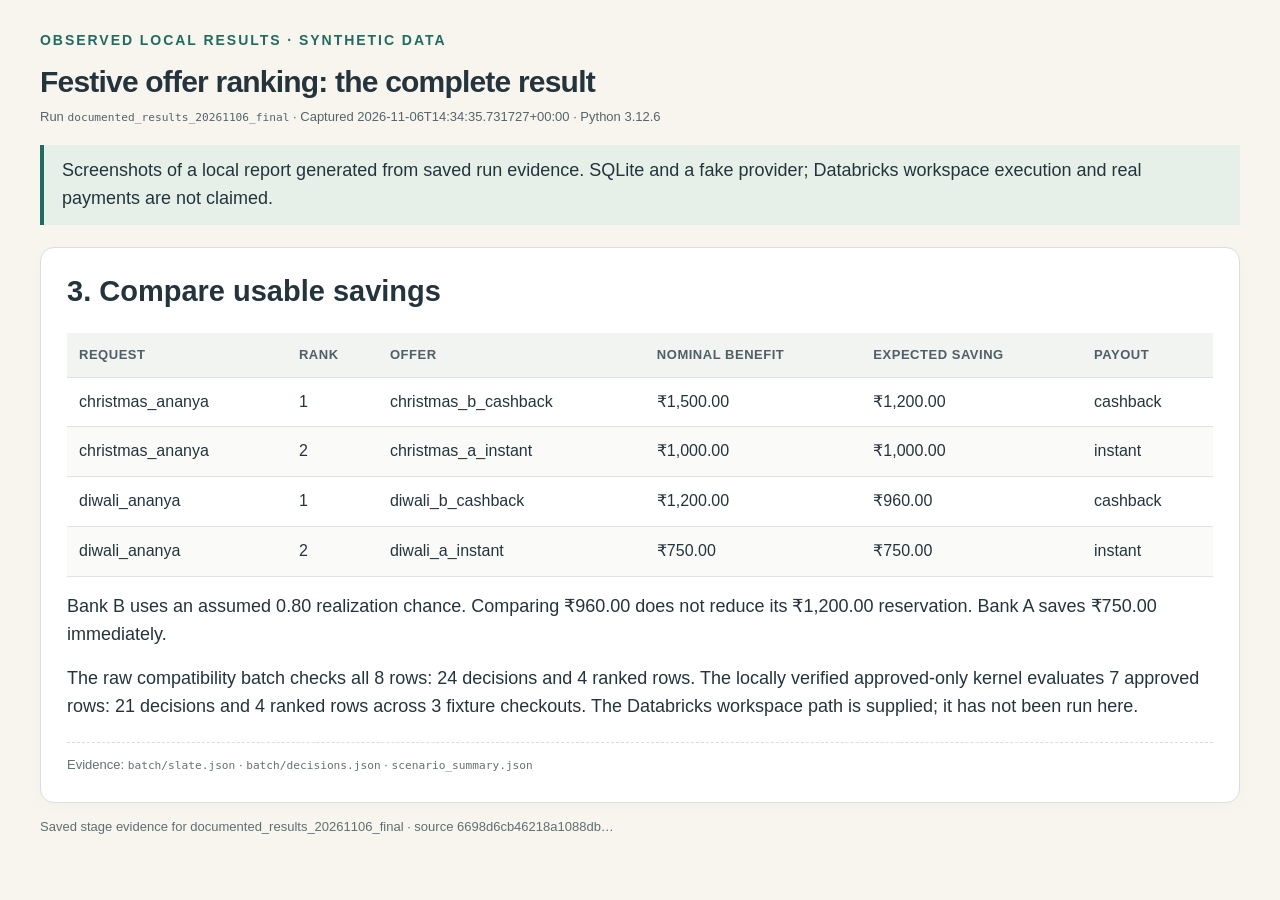
<file: docs/results/views/03-offer-ranking.html>
<!doctype html><html lang="en"><head><meta charset="utf-8"><meta name="viewport" content="width=device-width,initial-scale=1"><title>3. Compare usable savings</title><style>:root{color-scheme:light;--ink:#24343d;--teal:#216c61;--indigo:#4b4c92;--paper:#f7f5ee}
*{box-sizing:border-box}body{margin:0;background:var(--paper);color:var(--ink);font:18px/1.55 -apple-system,BlinkMacSystemFont,'Segoe UI',Arial,sans-serif}main{max-width:1390px;margin:auto;padding:38px 44px 48px}.kicker{color:var(--teal);font-weight:750;letter-spacing:.14em;font-size:14px;text-transform:uppercase}h1{font-size:36px;line-height:1.17;margin:12px 0 16px;letter-spacing:-.8px}h2{font-size:29px;line-height:1.2;margin:0 0 24px}p{margin:16px 0}.meta{font-size:15px;color:#54646a;overflow-wrap:anywhere}.scope{padding:12px 18px;border-left:4px solid var(--teal);background:#e6f0e9;margin:22px 0 30px}section{padding:30px;background:#fff;border:1px solid #d9dfd9;border-radius:14px;margin:28px 0;box-shadow:0 4px 18px #24343d05}.cards{display:grid;grid-template-columns:repeat(4,minmax(0,1fr));gap:14px;margin:18px 0 24px}.card{padding:16px 18px;background:#eeeff8;border-top:3px solid #6e6eb0;border-radius:8px}.card span{display:block;color:#566270;font-size:14px}.card strong{display:block;font-size:27px;line-height:1.3;margin-top:6px;color:#34366d}.table-wrap{overflow-x:auto}table{border-collapse:collapse;width:100%;font-size:16px}th,td{text-align:left;padding:13px 12px;border-bottom:1px solid #dde3df;vertical-align:top}th{font-size:13px;color:#4f5e67;text-transform:uppercase;letter-spacing:.04em;background:#f1f4f0}tbody tr:nth-child(even){background:#fafbf8}td:first-child{overflow-wrap:anywhere}code,pre,.digest{font-family:ui-monospace,SFMono-Regular,Menlo,Consolas,monospace}code{font-size:.86em;overflow-wrap:anywhere}pre{white-space:pre-wrap;overflow-wrap:anywhere;background:#172b34;color:#e5f5ee;padding:24px;border-radius:10px;font-size:15px;line-height:1.6}.digest{font-size:13px;overflow-wrap:anywhere;color:#566270}.sources{margin-top:22px;border-top:1px dashed #d8dfd9;padding-top:12px;font-size:13px;color:#647271}.shot{display:block;max-width:100%;height:auto;border:1px solid #d9dfd9;border-radius:8px}a{color:var(--teal);text-underline-offset:3px;overflow-wrap:anywhere}nav{font-size:15px;display:flex;gap:16px;flex-wrap:wrap}.snapshot-page main{max-width:none;padding:30px 40px}.snapshot-page h1{font-size:30px;margin-bottom:8px}.snapshot-page section{margin:22px 0 12px;padding:26px}.snapshot-page .scope{margin:18px 0}.snapshot-page .meta{font-size:13px}.snapshot-page td,.snapshot-page th{padding:12px}.snapshot-page .cards{margin-top:12px}.snapshot-page footer{font-size:13px;color:#5e6f72;margin-top:14px}@media(max-width:750px){main{padding:24px 16px}h1{font-size:30px}h2{font-size:24px}section{padding:18px}.cards{grid-template-columns:repeat(2,minmax(0,1fr))}table{font-size:13px}th,td{padding:9px}pre{font-size:12px}}@media print{body{background:white;font-size:12pt}main{padding:0;max-width:none}section{break-inside:avoid;box-shadow:none}nav,.shot{display:none}}
</style></head><body class="snapshot-page"><main><div class="kicker">Observed local results · synthetic data</div><h1>Festive offer ranking: the complete result</h1><div class="meta">Run <code>documented_results_20261106_final</code> · Captured 2026-11-06T14:34:35.731727+00:00 · Python 3.12.6</div><div class="scope">Screenshots of a local report generated from saved run evidence. SQLite and a fake provider; Databricks workspace execution and real payments are not claimed.</div><section id="03-offer-ranking"><h2>3. Compare usable savings</h2><div class="table-wrap"><table><thead><tr><th>Request</th><th>Rank</th><th>Offer</th><th>Nominal benefit</th><th>Expected saving</th><th>Payout</th></tr></thead><tbody><tr><td>christmas_ananya</td><td>1</td><td>christmas_b_cashback</td><td>₹1,500.00</td><td>₹1,200.00</td><td>cashback</td></tr><tr><td>christmas_ananya</td><td>2</td><td>christmas_a_instant</td><td>₹1,000.00</td><td>₹1,000.00</td><td>instant</td></tr><tr><td>diwali_ananya</td><td>1</td><td>diwali_b_cashback</td><td>₹1,200.00</td><td>₹960.00</td><td>cashback</td></tr><tr><td>diwali_ananya</td><td>2</td><td>diwali_a_instant</td><td>₹750.00</td><td>₹750.00</td><td>instant</td></tr></tbody></table></div><p>Bank B uses an assumed 0.80 realization chance. Comparing ₹960.00 does not reduce its ₹1,200.00 reservation. Bank A saves ₹750.00 immediately.</p><p>The raw compatibility batch checks all 8 rows: 24 decisions and 4 ranked rows. The locally verified approved-only kernel evaluates 7 approved rows: 21 decisions and 4 ranked rows across 3 fixture checkouts. The Databricks workspace path is supplied; it has not been run here.</p><div class="sources">Evidence: <code>batch/slate.json</code> · <code>batch/decisions.json</code> · <code>scenario_summary.json</code></div></section><footer>Saved stage evidence for documented_results_20261106_final · source 6698d6cb46218a1088db…</footer></main></body></html>
</file>
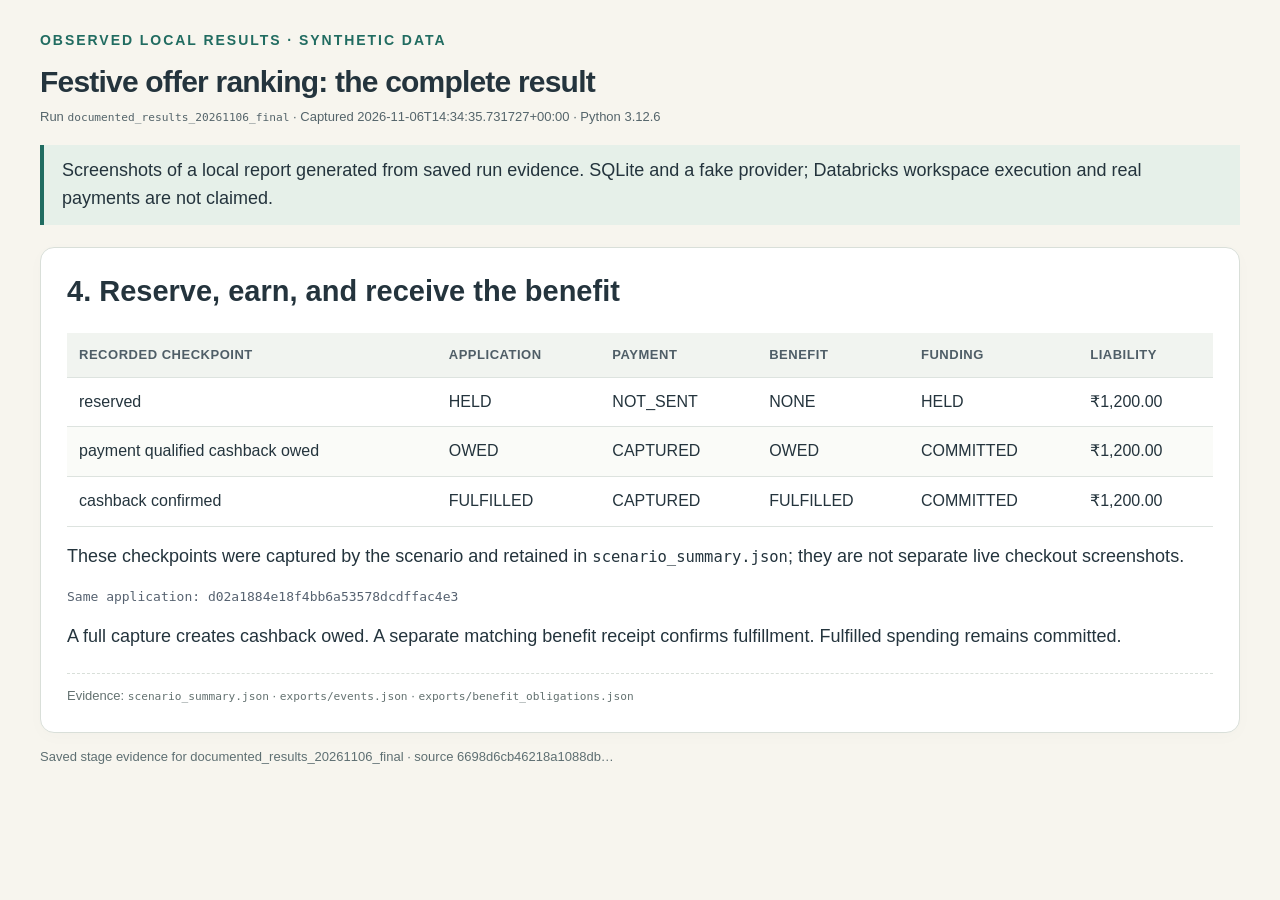
<file: docs/results/views/04-benefit-lifecycle.html>
<!doctype html><html lang="en"><head><meta charset="utf-8"><meta name="viewport" content="width=device-width,initial-scale=1"><title>4. Reserve, earn, and receive the benefit</title><style>:root{color-scheme:light;--ink:#24343d;--teal:#216c61;--indigo:#4b4c92;--paper:#f7f5ee}
*{box-sizing:border-box}body{margin:0;background:var(--paper);color:var(--ink);font:18px/1.55 -apple-system,BlinkMacSystemFont,'Segoe UI',Arial,sans-serif}main{max-width:1390px;margin:auto;padding:38px 44px 48px}.kicker{color:var(--teal);font-weight:750;letter-spacing:.14em;font-size:14px;text-transform:uppercase}h1{font-size:36px;line-height:1.17;margin:12px 0 16px;letter-spacing:-.8px}h2{font-size:29px;line-height:1.2;margin:0 0 24px}p{margin:16px 0}.meta{font-size:15px;color:#54646a;overflow-wrap:anywhere}.scope{padding:12px 18px;border-left:4px solid var(--teal);background:#e6f0e9;margin:22px 0 30px}section{padding:30px;background:#fff;border:1px solid #d9dfd9;border-radius:14px;margin:28px 0;box-shadow:0 4px 18px #24343d05}.cards{display:grid;grid-template-columns:repeat(4,minmax(0,1fr));gap:14px;margin:18px 0 24px}.card{padding:16px 18px;background:#eeeff8;border-top:3px solid #6e6eb0;border-radius:8px}.card span{display:block;color:#566270;font-size:14px}.card strong{display:block;font-size:27px;line-height:1.3;margin-top:6px;color:#34366d}.table-wrap{overflow-x:auto}table{border-collapse:collapse;width:100%;font-size:16px}th,td{text-align:left;padding:13px 12px;border-bottom:1px solid #dde3df;vertical-align:top}th{font-size:13px;color:#4f5e67;text-transform:uppercase;letter-spacing:.04em;background:#f1f4f0}tbody tr:nth-child(even){background:#fafbf8}td:first-child{overflow-wrap:anywhere}code,pre,.digest{font-family:ui-monospace,SFMono-Regular,Menlo,Consolas,monospace}code{font-size:.86em;overflow-wrap:anywhere}pre{white-space:pre-wrap;overflow-wrap:anywhere;background:#172b34;color:#e5f5ee;padding:24px;border-radius:10px;font-size:15px;line-height:1.6}.digest{font-size:13px;overflow-wrap:anywhere;color:#566270}.sources{margin-top:22px;border-top:1px dashed #d8dfd9;padding-top:12px;font-size:13px;color:#647271}.shot{display:block;max-width:100%;height:auto;border:1px solid #d9dfd9;border-radius:8px}a{color:var(--teal);text-underline-offset:3px;overflow-wrap:anywhere}nav{font-size:15px;display:flex;gap:16px;flex-wrap:wrap}.snapshot-page main{max-width:none;padding:30px 40px}.snapshot-page h1{font-size:30px;margin-bottom:8px}.snapshot-page section{margin:22px 0 12px;padding:26px}.snapshot-page .scope{margin:18px 0}.snapshot-page .meta{font-size:13px}.snapshot-page td,.snapshot-page th{padding:12px}.snapshot-page .cards{margin-top:12px}.snapshot-page footer{font-size:13px;color:#5e6f72;margin-top:14px}@media(max-width:750px){main{padding:24px 16px}h1{font-size:30px}h2{font-size:24px}section{padding:18px}.cards{grid-template-columns:repeat(2,minmax(0,1fr))}table{font-size:13px}th,td{padding:9px}pre{font-size:12px}}@media print{body{background:white;font-size:12pt}main{padding:0;max-width:none}section{break-inside:avoid;box-shadow:none}nav,.shot{display:none}}
</style></head><body class="snapshot-page"><main><div class="kicker">Observed local results · synthetic data</div><h1>Festive offer ranking: the complete result</h1><div class="meta">Run <code>documented_results_20261106_final</code> · Captured 2026-11-06T14:34:35.731727+00:00 · Python 3.12.6</div><div class="scope">Screenshots of a local report generated from saved run evidence. SQLite and a fake provider; Databricks workspace execution and real payments are not claimed.</div><section id="04-benefit-lifecycle"><h2>4. Reserve, earn, and receive the benefit</h2><div class="table-wrap"><table><thead><tr><th>Recorded checkpoint</th><th>Application</th><th>Payment</th><th>Benefit</th><th>Funding</th><th>Liability</th></tr></thead><tbody><tr><td>reserved</td><td>HELD</td><td>NOT_SENT</td><td>NONE</td><td>HELD</td><td>₹1,200.00</td></tr><tr><td>payment qualified cashback owed</td><td>OWED</td><td>CAPTURED</td><td>OWED</td><td>COMMITTED</td><td>₹1,200.00</td></tr><tr><td>cashback confirmed</td><td>FULFILLED</td><td>CAPTURED</td><td>FULFILLED</td><td>COMMITTED</td><td>₹1,200.00</td></tr></tbody></table></div><p>These checkpoints were captured by the scenario and retained in <code>scenario_summary.json</code>; they are not separate live checkout screenshots.</p><p class="digest">Same application: d02a1884e18f4bb6a53578dcdffac4e3</p><p>A full capture creates cashback owed. A separate matching benefit receipt confirms fulfillment. Fulfilled spending remains committed.</p><div class="sources">Evidence: <code>scenario_summary.json</code> · <code>exports/events.json</code> · <code>exports/benefit_obligations.json</code></div></section><footer>Saved stage evidence for documented_results_20261106_final · source 6698d6cb46218a1088db…</footer></main></body></html>
</file>
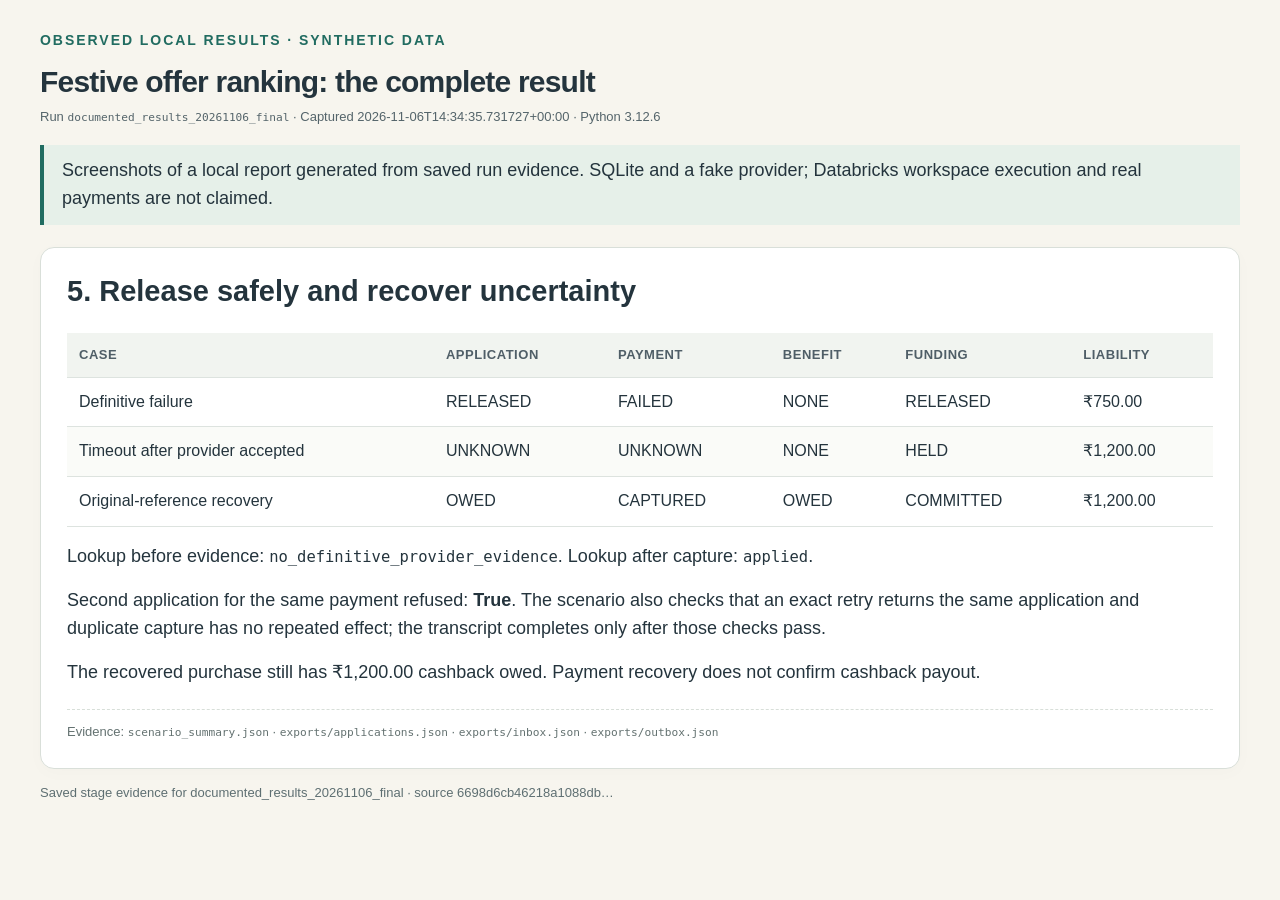
<file: docs/results/views/05-failure-and-recovery.html>
<!doctype html><html lang="en"><head><meta charset="utf-8"><meta name="viewport" content="width=device-width,initial-scale=1"><title>5. Release safely and recover uncertainty</title><style>:root{color-scheme:light;--ink:#24343d;--teal:#216c61;--indigo:#4b4c92;--paper:#f7f5ee}
*{box-sizing:border-box}body{margin:0;background:var(--paper);color:var(--ink);font:18px/1.55 -apple-system,BlinkMacSystemFont,'Segoe UI',Arial,sans-serif}main{max-width:1390px;margin:auto;padding:38px 44px 48px}.kicker{color:var(--teal);font-weight:750;letter-spacing:.14em;font-size:14px;text-transform:uppercase}h1{font-size:36px;line-height:1.17;margin:12px 0 16px;letter-spacing:-.8px}h2{font-size:29px;line-height:1.2;margin:0 0 24px}p{margin:16px 0}.meta{font-size:15px;color:#54646a;overflow-wrap:anywhere}.scope{padding:12px 18px;border-left:4px solid var(--teal);background:#e6f0e9;margin:22px 0 30px}section{padding:30px;background:#fff;border:1px solid #d9dfd9;border-radius:14px;margin:28px 0;box-shadow:0 4px 18px #24343d05}.cards{display:grid;grid-template-columns:repeat(4,minmax(0,1fr));gap:14px;margin:18px 0 24px}.card{padding:16px 18px;background:#eeeff8;border-top:3px solid #6e6eb0;border-radius:8px}.card span{display:block;color:#566270;font-size:14px}.card strong{display:block;font-size:27px;line-height:1.3;margin-top:6px;color:#34366d}.table-wrap{overflow-x:auto}table{border-collapse:collapse;width:100%;font-size:16px}th,td{text-align:left;padding:13px 12px;border-bottom:1px solid #dde3df;vertical-align:top}th{font-size:13px;color:#4f5e67;text-transform:uppercase;letter-spacing:.04em;background:#f1f4f0}tbody tr:nth-child(even){background:#fafbf8}td:first-child{overflow-wrap:anywhere}code,pre,.digest{font-family:ui-monospace,SFMono-Regular,Menlo,Consolas,monospace}code{font-size:.86em;overflow-wrap:anywhere}pre{white-space:pre-wrap;overflow-wrap:anywhere;background:#172b34;color:#e5f5ee;padding:24px;border-radius:10px;font-size:15px;line-height:1.6}.digest{font-size:13px;overflow-wrap:anywhere;color:#566270}.sources{margin-top:22px;border-top:1px dashed #d8dfd9;padding-top:12px;font-size:13px;color:#647271}.shot{display:block;max-width:100%;height:auto;border:1px solid #d9dfd9;border-radius:8px}a{color:var(--teal);text-underline-offset:3px;overflow-wrap:anywhere}nav{font-size:15px;display:flex;gap:16px;flex-wrap:wrap}.snapshot-page main{max-width:none;padding:30px 40px}.snapshot-page h1{font-size:30px;margin-bottom:8px}.snapshot-page section{margin:22px 0 12px;padding:26px}.snapshot-page .scope{margin:18px 0}.snapshot-page .meta{font-size:13px}.snapshot-page td,.snapshot-page th{padding:12px}.snapshot-page .cards{margin-top:12px}.snapshot-page footer{font-size:13px;color:#5e6f72;margin-top:14px}@media(max-width:750px){main{padding:24px 16px}h1{font-size:30px}h2{font-size:24px}section{padding:18px}.cards{grid-template-columns:repeat(2,minmax(0,1fr))}table{font-size:13px}th,td{padding:9px}pre{font-size:12px}}@media print{body{background:white;font-size:12pt}main{padding:0;max-width:none}section{break-inside:avoid;box-shadow:none}nav,.shot{display:none}}
</style></head><body class="snapshot-page"><main><div class="kicker">Observed local results · synthetic data</div><h1>Festive offer ranking: the complete result</h1><div class="meta">Run <code>documented_results_20261106_final</code> · Captured 2026-11-06T14:34:35.731727+00:00 · Python 3.12.6</div><div class="scope">Screenshots of a local report generated from saved run evidence. SQLite and a fake provider; Databricks workspace execution and real payments are not claimed.</div><section id="05-failure-and-recovery"><h2>5. Release safely and recover uncertainty</h2><div class="table-wrap"><table><thead><tr><th>Case</th><th>Application</th><th>Payment</th><th>Benefit</th><th>Funding</th><th>Liability</th></tr></thead><tbody><tr><td>Definitive failure</td><td>RELEASED</td><td>FAILED</td><td>NONE</td><td>RELEASED</td><td>₹750.00</td></tr><tr><td>Timeout after provider accepted</td><td>UNKNOWN</td><td>UNKNOWN</td><td>NONE</td><td>HELD</td><td>₹1,200.00</td></tr><tr><td>Original-reference recovery</td><td>OWED</td><td>CAPTURED</td><td>OWED</td><td>COMMITTED</td><td>₹1,200.00</td></tr></tbody></table></div><p>Lookup before evidence: <code>no_definitive_provider_evidence</code>. Lookup after capture: <code>applied</code>.</p><p>Second application for the same payment refused: <strong>True</strong>. The scenario also checks that an exact retry returns the same application and duplicate capture has no repeated effect; the transcript completes only after those checks pass.</p><p>The recovered purchase still has ₹1,200.00 cashback owed. Payment recovery does not confirm cashback payout.</p><div class="sources">Evidence: <code>scenario_summary.json</code> · <code>exports/applications.json</code> · <code>exports/inbox.json</code> · <code>exports/outbox.json</code></div></section><footer>Saved stage evidence for documented_results_20261106_final · source 6698d6cb46218a1088db…</footer></main></body></html>
</file>
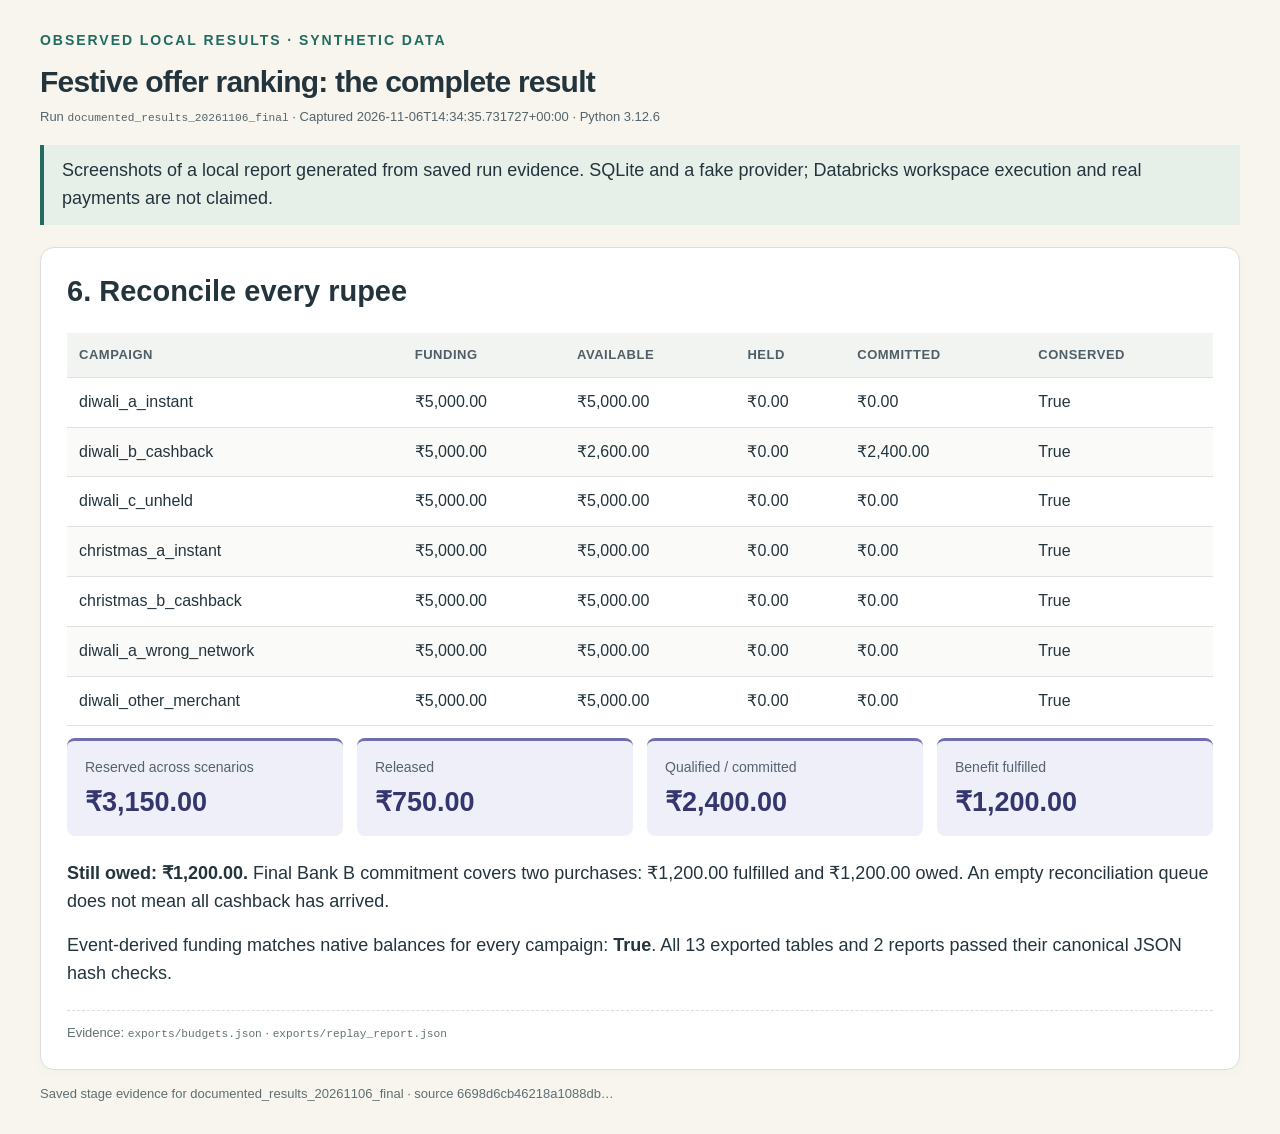
<file: docs/results/views/06-ledger-and-replay.html>
<!doctype html><html lang="en"><head><meta charset="utf-8"><meta name="viewport" content="width=device-width,initial-scale=1"><title>6. Reconcile every rupee</title><style>:root{color-scheme:light;--ink:#24343d;--teal:#216c61;--indigo:#4b4c92;--paper:#f7f5ee}
*{box-sizing:border-box}body{margin:0;background:var(--paper);color:var(--ink);font:18px/1.55 -apple-system,BlinkMacSystemFont,'Segoe UI',Arial,sans-serif}main{max-width:1390px;margin:auto;padding:38px 44px 48px}.kicker{color:var(--teal);font-weight:750;letter-spacing:.14em;font-size:14px;text-transform:uppercase}h1{font-size:36px;line-height:1.17;margin:12px 0 16px;letter-spacing:-.8px}h2{font-size:29px;line-height:1.2;margin:0 0 24px}p{margin:16px 0}.meta{font-size:15px;color:#54646a;overflow-wrap:anywhere}.scope{padding:12px 18px;border-left:4px solid var(--teal);background:#e6f0e9;margin:22px 0 30px}section{padding:30px;background:#fff;border:1px solid #d9dfd9;border-radius:14px;margin:28px 0;box-shadow:0 4px 18px #24343d05}.cards{display:grid;grid-template-columns:repeat(4,minmax(0,1fr));gap:14px;margin:18px 0 24px}.card{padding:16px 18px;background:#eeeff8;border-top:3px solid #6e6eb0;border-radius:8px}.card span{display:block;color:#566270;font-size:14px}.card strong{display:block;font-size:27px;line-height:1.3;margin-top:6px;color:#34366d}.table-wrap{overflow-x:auto}table{border-collapse:collapse;width:100%;font-size:16px}th,td{text-align:left;padding:13px 12px;border-bottom:1px solid #dde3df;vertical-align:top}th{font-size:13px;color:#4f5e67;text-transform:uppercase;letter-spacing:.04em;background:#f1f4f0}tbody tr:nth-child(even){background:#fafbf8}td:first-child{overflow-wrap:anywhere}code,pre,.digest{font-family:ui-monospace,SFMono-Regular,Menlo,Consolas,monospace}code{font-size:.86em;overflow-wrap:anywhere}pre{white-space:pre-wrap;overflow-wrap:anywhere;background:#172b34;color:#e5f5ee;padding:24px;border-radius:10px;font-size:15px;line-height:1.6}.digest{font-size:13px;overflow-wrap:anywhere;color:#566270}.sources{margin-top:22px;border-top:1px dashed #d8dfd9;padding-top:12px;font-size:13px;color:#647271}.shot{display:block;max-width:100%;height:auto;border:1px solid #d9dfd9;border-radius:8px}a{color:var(--teal);text-underline-offset:3px;overflow-wrap:anywhere}nav{font-size:15px;display:flex;gap:16px;flex-wrap:wrap}.snapshot-page main{max-width:none;padding:30px 40px}.snapshot-page h1{font-size:30px;margin-bottom:8px}.snapshot-page section{margin:22px 0 12px;padding:26px}.snapshot-page .scope{margin:18px 0}.snapshot-page .meta{font-size:13px}.snapshot-page td,.snapshot-page th{padding:12px}.snapshot-page .cards{margin-top:12px}.snapshot-page footer{font-size:13px;color:#5e6f72;margin-top:14px}@media(max-width:750px){main{padding:24px 16px}h1{font-size:30px}h2{font-size:24px}section{padding:18px}.cards{grid-template-columns:repeat(2,minmax(0,1fr))}table{font-size:13px}th,td{padding:9px}pre{font-size:12px}}@media print{body{background:white;font-size:12pt}main{padding:0;max-width:none}section{break-inside:avoid;box-shadow:none}nav,.shot{display:none}}
</style></head><body class="snapshot-page"><main><div class="kicker">Observed local results · synthetic data</div><h1>Festive offer ranking: the complete result</h1><div class="meta">Run <code>documented_results_20261106_final</code> · Captured 2026-11-06T14:34:35.731727+00:00 · Python 3.12.6</div><div class="scope">Screenshots of a local report generated from saved run evidence. SQLite and a fake provider; Databricks workspace execution and real payments are not claimed.</div><section id="06-ledger-and-replay"><h2>6. Reconcile every rupee</h2><div class="table-wrap"><table><thead><tr><th>Campaign</th><th>Funding</th><th>Available</th><th>Held</th><th>Committed</th><th>Conserved</th></tr></thead><tbody><tr><td>diwali_a_instant</td><td>₹5,000.00</td><td>₹5,000.00</td><td>₹0.00</td><td>₹0.00</td><td>True</td></tr><tr><td>diwali_b_cashback</td><td>₹5,000.00</td><td>₹2,600.00</td><td>₹0.00</td><td>₹2,400.00</td><td>True</td></tr><tr><td>diwali_c_unheld</td><td>₹5,000.00</td><td>₹5,000.00</td><td>₹0.00</td><td>₹0.00</td><td>True</td></tr><tr><td>christmas_a_instant</td><td>₹5,000.00</td><td>₹5,000.00</td><td>₹0.00</td><td>₹0.00</td><td>True</td></tr><tr><td>christmas_b_cashback</td><td>₹5,000.00</td><td>₹5,000.00</td><td>₹0.00</td><td>₹0.00</td><td>True</td></tr><tr><td>diwali_a_wrong_network</td><td>₹5,000.00</td><td>₹5,000.00</td><td>₹0.00</td><td>₹0.00</td><td>True</td></tr><tr><td>diwali_other_merchant</td><td>₹5,000.00</td><td>₹5,000.00</td><td>₹0.00</td><td>₹0.00</td><td>True</td></tr></tbody></table></div><div class="cards"><div class="card"><span>Reserved across scenarios</span><strong>₹3,150.00</strong></div><div class="card"><span>Released</span><strong>₹750.00</strong></div><div class="card"><span>Qualified / committed</span><strong>₹2,400.00</strong></div><div class="card"><span>Benefit fulfilled</span><strong>₹1,200.00</strong></div></div><p><strong>Still owed: ₹1,200.00.</strong> Final Bank B commitment covers two purchases: ₹1,200.00 fulfilled and ₹1,200.00 owed. An empty reconciliation queue does not mean all cashback has arrived.</p><p>Event-derived funding matches native balances for every campaign: <strong>True</strong>. All 13 exported tables and 2 reports passed their canonical JSON hash checks.</p><div class="sources">Evidence: <code>exports/budgets.json</code> · <code>exports/replay_report.json</code></div></section><footer>Saved stage evidence for documented_results_20261106_final · source 6698d6cb46218a1088db…</footer></main></body></html>
</file>
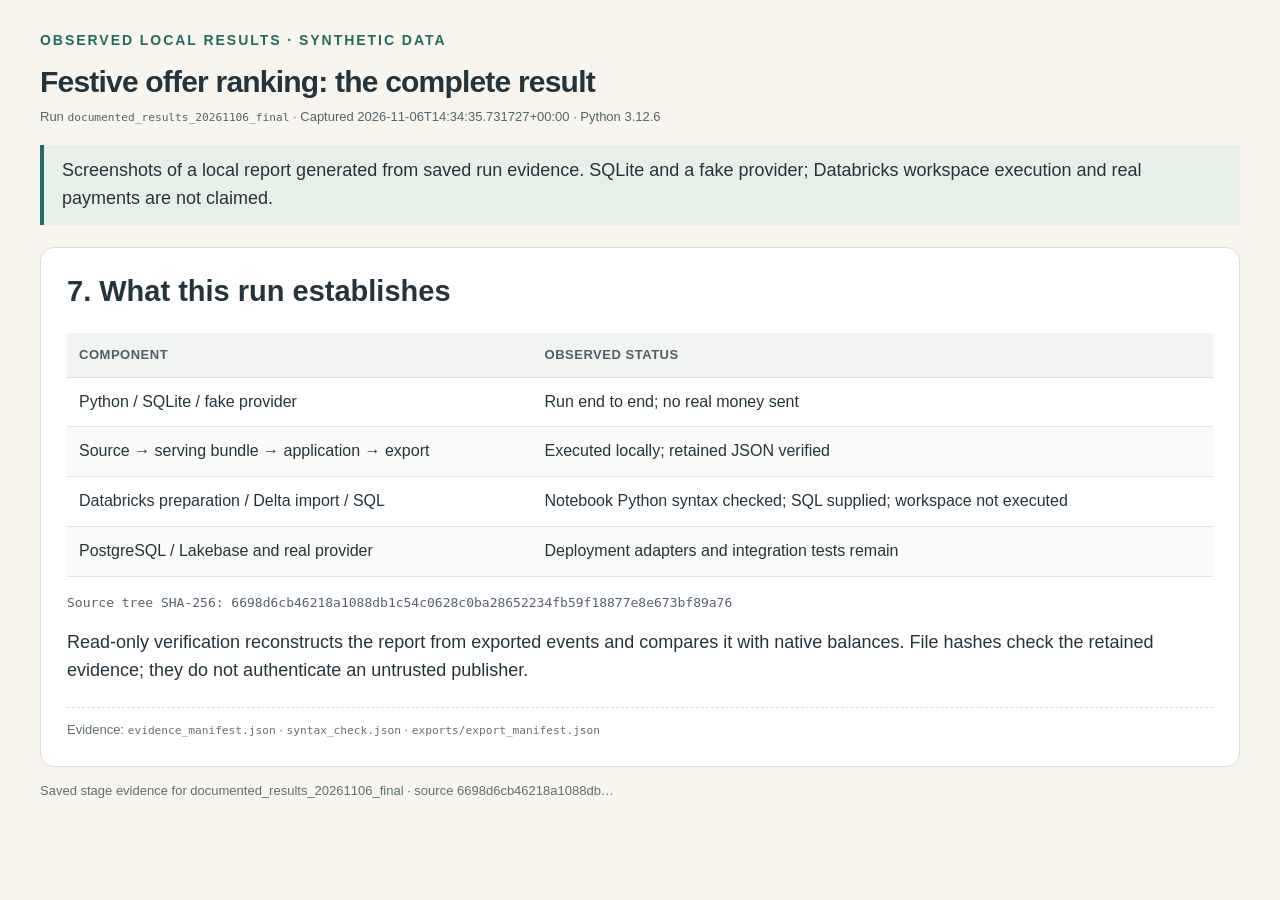
<file: docs/results/views/07-execution-boundary.html>
<!doctype html><html lang="en"><head><meta charset="utf-8"><meta name="viewport" content="width=device-width,initial-scale=1"><title>7. What this run establishes</title><style>:root{color-scheme:light;--ink:#24343d;--teal:#216c61;--indigo:#4b4c92;--paper:#f7f5ee}
*{box-sizing:border-box}body{margin:0;background:var(--paper);color:var(--ink);font:18px/1.55 -apple-system,BlinkMacSystemFont,'Segoe UI',Arial,sans-serif}main{max-width:1390px;margin:auto;padding:38px 44px 48px}.kicker{color:var(--teal);font-weight:750;letter-spacing:.14em;font-size:14px;text-transform:uppercase}h1{font-size:36px;line-height:1.17;margin:12px 0 16px;letter-spacing:-.8px}h2{font-size:29px;line-height:1.2;margin:0 0 24px}p{margin:16px 0}.meta{font-size:15px;color:#54646a;overflow-wrap:anywhere}.scope{padding:12px 18px;border-left:4px solid var(--teal);background:#e6f0e9;margin:22px 0 30px}section{padding:30px;background:#fff;border:1px solid #d9dfd9;border-radius:14px;margin:28px 0;box-shadow:0 4px 18px #24343d05}.cards{display:grid;grid-template-columns:repeat(4,minmax(0,1fr));gap:14px;margin:18px 0 24px}.card{padding:16px 18px;background:#eeeff8;border-top:3px solid #6e6eb0;border-radius:8px}.card span{display:block;color:#566270;font-size:14px}.card strong{display:block;font-size:27px;line-height:1.3;margin-top:6px;color:#34366d}.table-wrap{overflow-x:auto}table{border-collapse:collapse;width:100%;font-size:16px}th,td{text-align:left;padding:13px 12px;border-bottom:1px solid #dde3df;vertical-align:top}th{font-size:13px;color:#4f5e67;text-transform:uppercase;letter-spacing:.04em;background:#f1f4f0}tbody tr:nth-child(even){background:#fafbf8}td:first-child{overflow-wrap:anywhere}code,pre,.digest{font-family:ui-monospace,SFMono-Regular,Menlo,Consolas,monospace}code{font-size:.86em;overflow-wrap:anywhere}pre{white-space:pre-wrap;overflow-wrap:anywhere;background:#172b34;color:#e5f5ee;padding:24px;border-radius:10px;font-size:15px;line-height:1.6}.digest{font-size:13px;overflow-wrap:anywhere;color:#566270}.sources{margin-top:22px;border-top:1px dashed #d8dfd9;padding-top:12px;font-size:13px;color:#647271}.shot{display:block;max-width:100%;height:auto;border:1px solid #d9dfd9;border-radius:8px}a{color:var(--teal);text-underline-offset:3px;overflow-wrap:anywhere}nav{font-size:15px;display:flex;gap:16px;flex-wrap:wrap}.snapshot-page main{max-width:none;padding:30px 40px}.snapshot-page h1{font-size:30px;margin-bottom:8px}.snapshot-page section{margin:22px 0 12px;padding:26px}.snapshot-page .scope{margin:18px 0}.snapshot-page .meta{font-size:13px}.snapshot-page td,.snapshot-page th{padding:12px}.snapshot-page .cards{margin-top:12px}.snapshot-page footer{font-size:13px;color:#5e6f72;margin-top:14px}@media(max-width:750px){main{padding:24px 16px}h1{font-size:30px}h2{font-size:24px}section{padding:18px}.cards{grid-template-columns:repeat(2,minmax(0,1fr))}table{font-size:13px}th,td{padding:9px}pre{font-size:12px}}@media print{body{background:white;font-size:12pt}main{padding:0;max-width:none}section{break-inside:avoid;box-shadow:none}nav,.shot{display:none}}
</style></head><body class="snapshot-page"><main><div class="kicker">Observed local results · synthetic data</div><h1>Festive offer ranking: the complete result</h1><div class="meta">Run <code>documented_results_20261106_final</code> · Captured 2026-11-06T14:34:35.731727+00:00 · Python 3.12.6</div><div class="scope">Screenshots of a local report generated from saved run evidence. SQLite and a fake provider; Databricks workspace execution and real payments are not claimed.</div><section id="07-execution-boundary"><h2>7. What this run establishes</h2><div class="table-wrap"><table><thead><tr><th>Component</th><th>Observed status</th></tr></thead><tbody><tr><td>Python / SQLite / fake provider</td><td>Run end to end; no real money sent</td></tr><tr><td>Source → serving bundle → application → export</td><td>Executed locally; retained JSON verified</td></tr><tr><td>Databricks preparation / Delta import / SQL</td><td>Notebook Python syntax checked; SQL supplied; workspace not executed</td></tr><tr><td>PostgreSQL / Lakebase and real provider</td><td>Deployment adapters and integration tests remain</td></tr></tbody></table></div><p class="digest">Source tree SHA-256: 6698d6cb46218a1088db1c54c0628c0ba28652234fb59f18877e8e673bf89a76</p><p>Read-only verification reconstructs the report from exported events and compares it with native balances. File hashes check the retained evidence; they do not authenticate an untrusted publisher.</p><div class="sources">Evidence: <code>evidence_manifest.json</code> · <code>syntax_check.json</code> · <code>exports/export_manifest.json</code></div></section><footer>Saved stage evidence for documented_results_20261106_final · source 6698d6cb46218a1088db…</footer></main></body></html>
</file>
